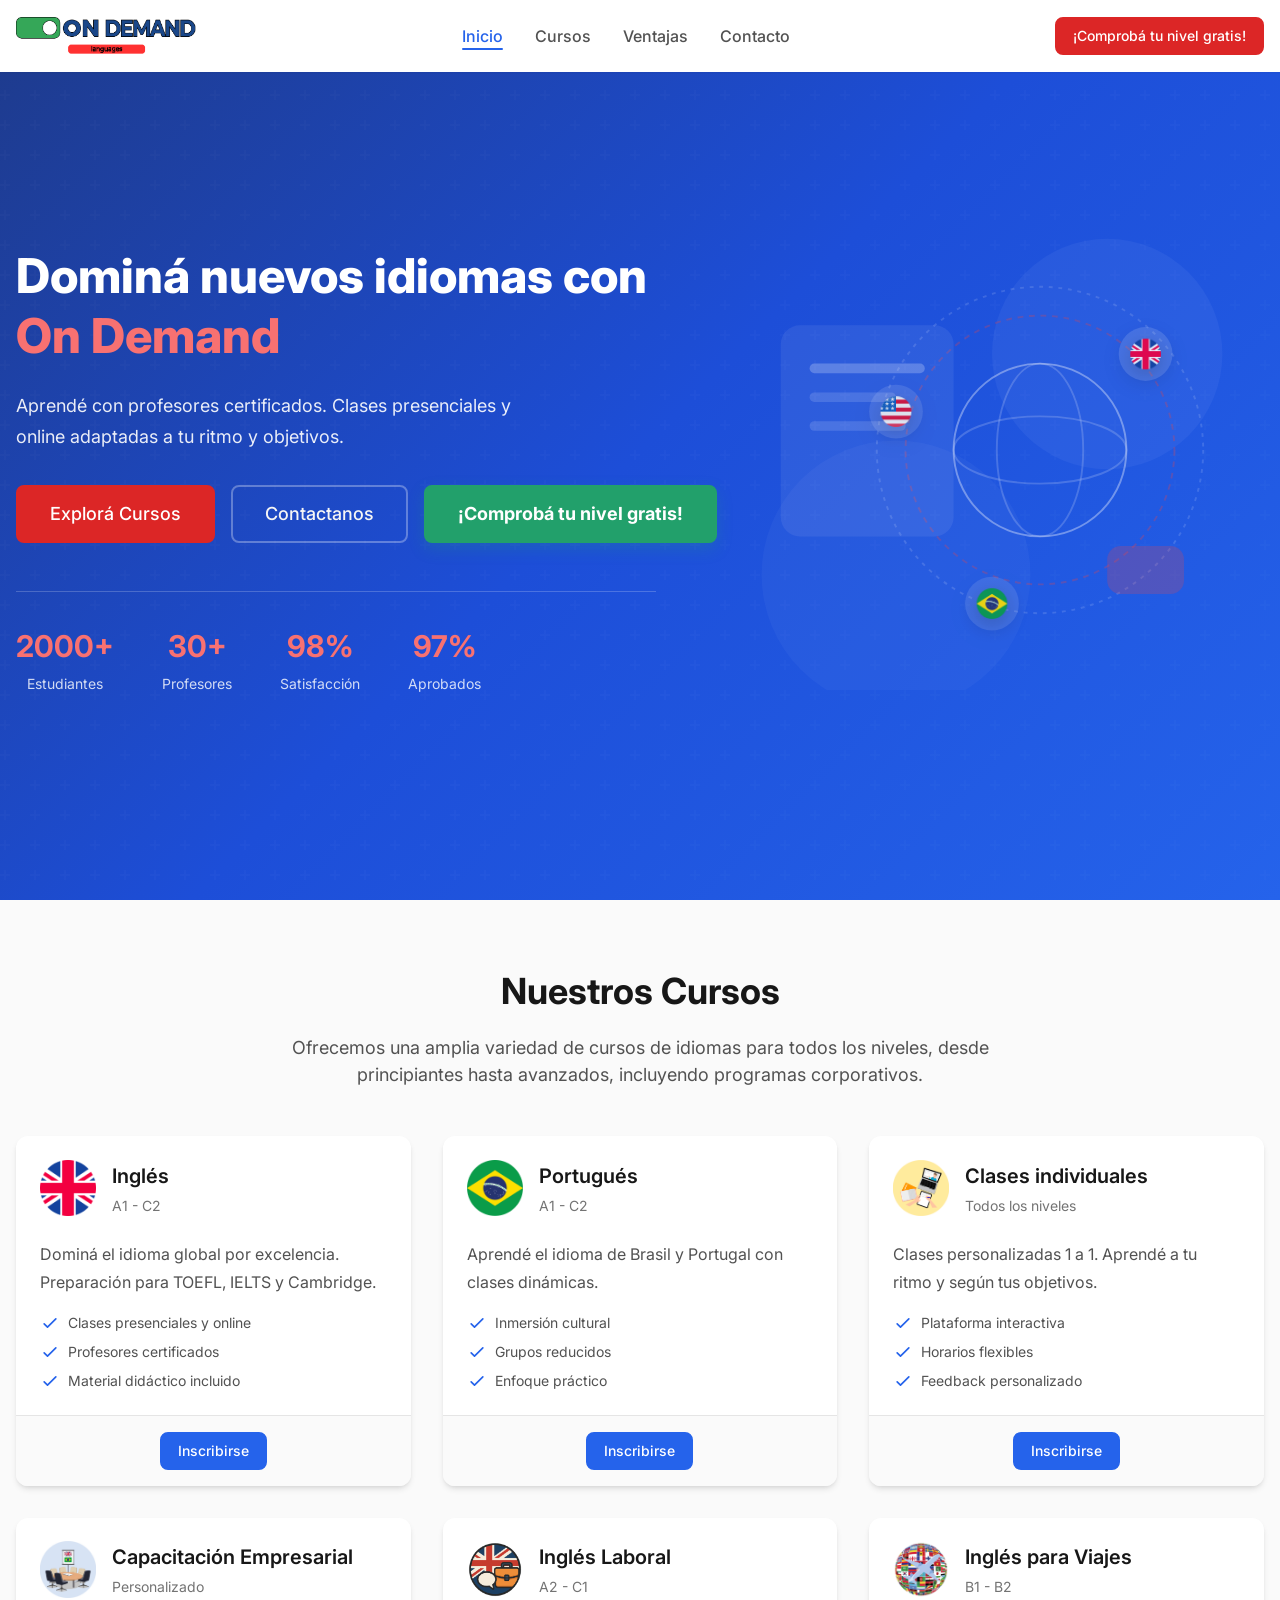
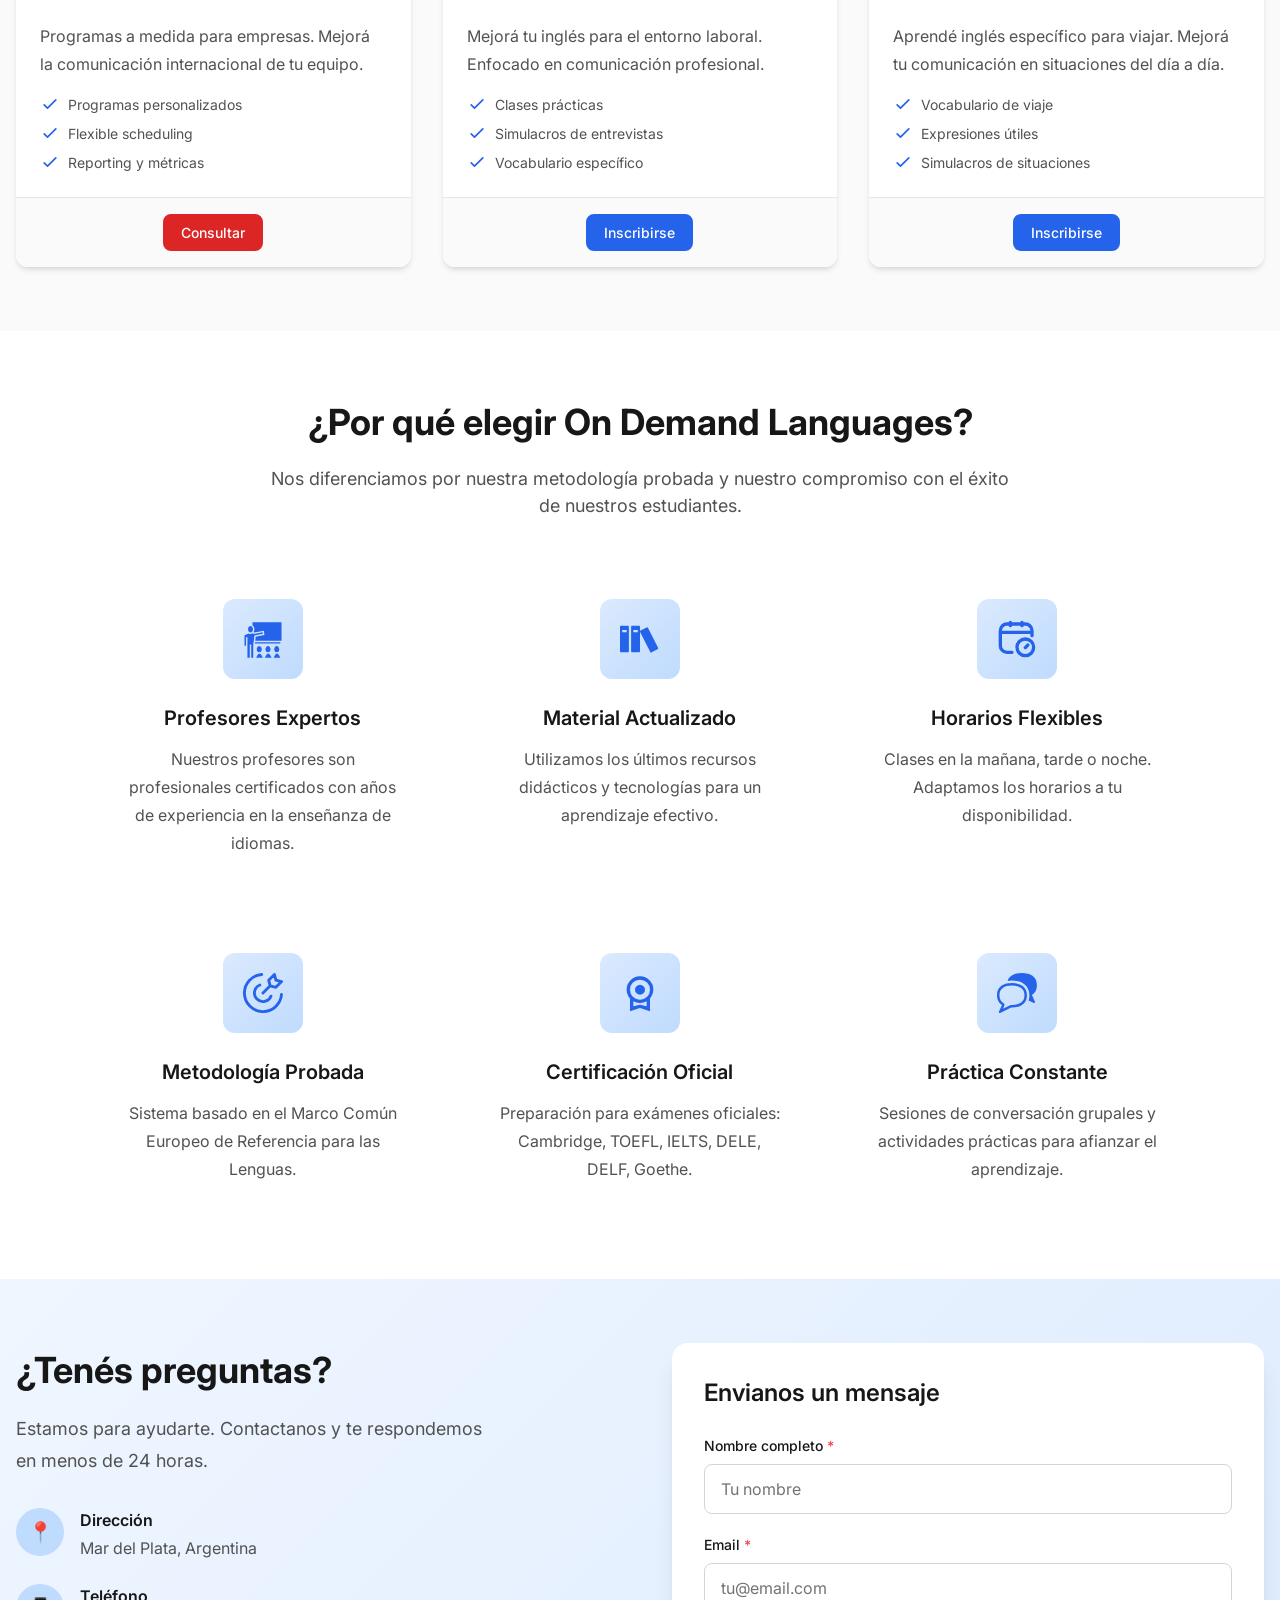
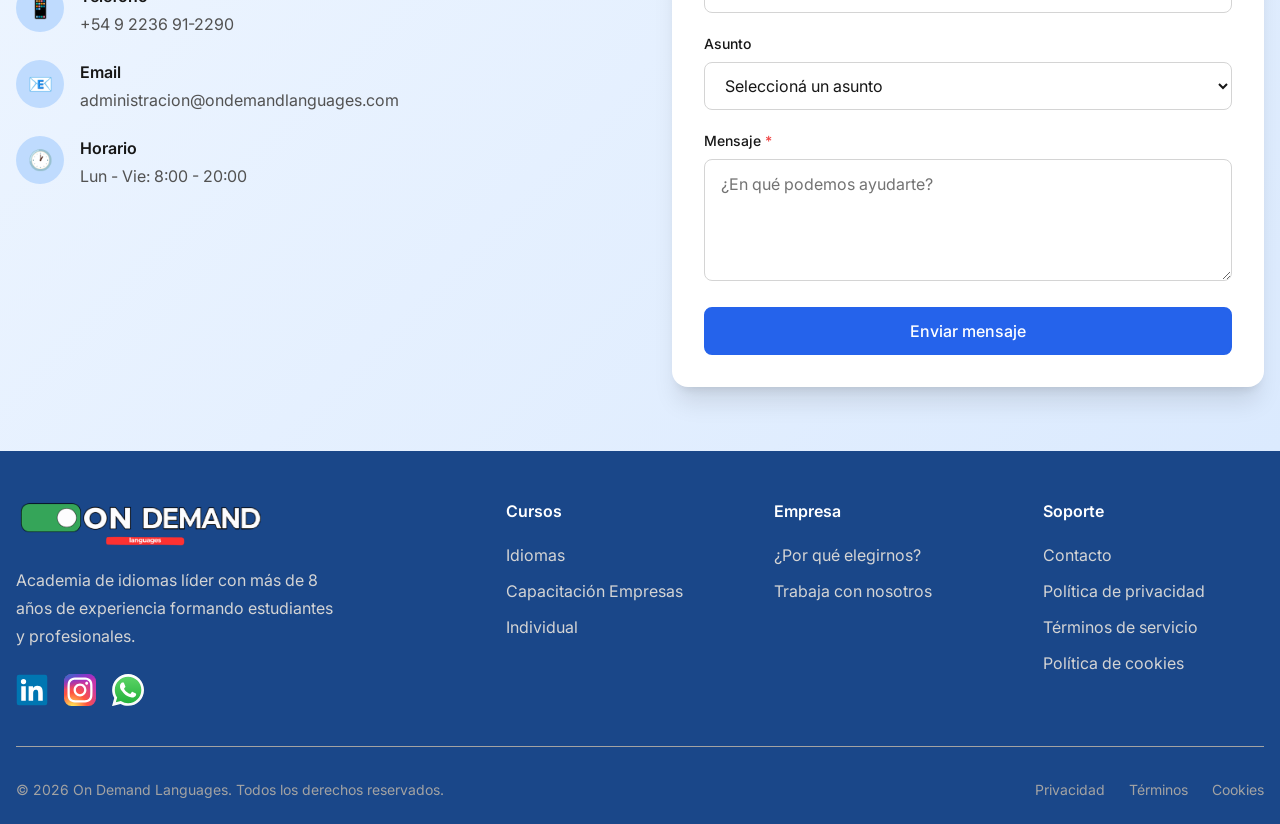
<file: index.html>
<!DOCTYPE html>
<html lang="es">

<head>
  <meta charset="UTF-8">
  <meta name="viewport" content="width=device-width, initial-scale=1.0">
  <meta name="description"
    content="Academia de Idiomas - Aprendé inglés y portugués con los mejores profesores. Cursos para todos los niveles y capacitación empresarial.">
  <title>Academia de Idiomas | Aprendé con los mejores</title>

  <!-- Google Fonts -->
  <link rel="preconnect" href="https://fonts.googleapis.com">
  <link rel="preconnect" href="https://fonts.gstatic.com" crossorigin>
  <link href="https://fonts.googleapis.com/css2?family=Inter:wght@300;400;500;600;700;800&display=swap"
    rel="stylesheet">

  <!-- CSS -->
  <link rel="stylesheet" href="css/variables.css">
  <link rel="stylesheet" href="css/reset.css">
  <link rel="stylesheet" href="css/layout.css">
  <link rel="stylesheet" href="css/components.css">
  <link rel="stylesheet" href="css/utilities.css">
  <link rel="stylesheet" href="css/pages/landing.css?v=green-test-button">

  <!-- Favicon -->
  <link rel="icon" href="assets/mini-logo.png" type="image/png">
</head>

<body>
  <!-- NAVBAR -->
  <nav class="navbar" id="navbar">
    <div class="container navbar__container">
      <a href="index.html" class="navbar__logo">
        <img src="./assets/logo-blue.png" alt="Logo On Demand Languages">
      </a>

      <ul class="navbar__menu">
        <li><a href="index.html" class="navbar__link navbar__link--active">Inicio</a></li>
        <li><a href="#cursos" class="navbar__link">Cursos</a></li>
        <li><a href="#ventajas" class="navbar__link">Ventajas</a></li>
        <li><a href="#contacto" class="navbar__link">Contacto</a></li>
      </ul>

      <a href="pages/test.html" class="btn btn--accent btn--sm navbar__test-link">¡Comprobá tu nivel gratis!</a>

      <button class="navbar__toggle" id="navbarToggle" aria-label="Menú">
        <span class="navbar__toggle-bar"></span>
        <span class="navbar__toggle-bar"></span>
        <span class="navbar__toggle-bar"></span>
      </button>
    </div>

    <!-- Mobile Menu -->
    <div class="navbar__mobile-menu" id="mobileMenu">
      <a href="index.html" class="navbar__link navbar__link--active">Inicio</a>
      <a href="#cursos" class="navbar__link">Cursos</a>
      <a href="#ventajas" class="navbar__link">Ventajas</a>
      <a href="#contacto" class="navbar__link">Contacto</a>
      <a href="pages/test.html" class="btn btn--accent btn--sm">¡Comprobá tu nivel gratis!</a>
    </div>
  </nav>

  <!-- HERO SECTION -->
  <section class="hero">
    <div class="container hero__container">
      <div class="hero__content">

        <h1 class="hero__title">
          Dominá nuevos idiomas con <span class="hero__title-accent">On Demand</span>
        </h1>

        <p class="hero__description">
          Aprendé con profesores certificados.
          Clases presenciales y online adaptadas a tu ritmo y objetivos.
        </p>

        <div class="hero__actions">
          <a href="#cursos" class="btn btn--accent btn--lg">Explorá Cursos</a>
          <a href="#contacto" class="btn btn--outline-light btn--lg">Contactanos</a>
          <a href="pages/test.html" class="btn btn--accent btn--lg hero__test-link">¡Comprobá tu nivel gratis!</a>
        </div>

        <div class="hero__stats">
          <div class="hero__stat">
            <div class="hero__stat-value">2000+</div>
            <div class="hero__stat-label">Estudiantes</div>
          </div>
          <div class="hero__stat">
            <div class="hero__stat-value">30+</div>
            <div class="hero__stat-label">Profesores</div>
          </div>
          <div class="hero__stat">
            <div class="hero__stat-value">98%</div>
            <div class="hero__stat-label">Satisfacción</div>
          </div>
          <div class="hero__stat">
            <div class="hero__stat-value">97%</div>
            <div class="hero__stat-label">Aprobados</div>
          </div>
        </div>
      </div>
    </div>

    <!-- Illustration hero -->
    <svg class="hero__image" viewBox="0 0 600 500" fill="none" xmlns="http://www.w3.org/2000/svg" aria-hidden="true">

      <!-- background glow -->
      <circle cx="420" cy="150" r="120" fill="rgba(255,255,255,0.05)" />
      <circle cx="200" cy="380" r="140" fill="rgba(255,255,255,0.04)" />

      <!-- globe -->
      <circle cx="350" cy="250" r="90" stroke="rgba(255,255,255,0.4)" stroke-width="2" />
      <ellipse cx="350" cy="250" rx="90" ry="35" stroke="rgba(255,255,255,0.2)" stroke-width="2" />
      <ellipse cx="350" cy="250" rx="45" ry="90" stroke="rgba(255,255,255,0.2)" stroke-width="2" />

      <!-- orbit lines -->
      <circle cx="350" cy="250" r="140" stroke="rgba(239,68,68,0.3)" stroke-width="2" stroke-dasharray="6 6" />
      <circle cx="350" cy="250" r="170" stroke="rgba(255,255,255,0.15)" stroke-width="2" stroke-dasharray="4 6" />

      <!-- 🇬🇧 UK circular badge -->
      <g transform="translate(460,150)" style="filter: drop-shadow(0px 6px 10px rgba(0,0,0,0.25));">
        <circle cx="0" cy="0" r="28" fill="rgba(255,255,255,0.15)" />
        <image x="-24" y="-16" width="48" height="32" href="assets/flags/GB.png" />
      </g>

      <!-- 🇺🇸 US circular badge -->
      <g transform="translate(200,210)" style="filter: drop-shadow(0px 6px 10px rgba(0,0,0,0.25));">
        <circle cx="0" cy="0" r="28" fill="rgba(255,255,255,0.12)" />
        <image x="-24" y="-16" width="48" height="32" href="assets/flags/US.png" />
      </g>

      <!-- 🇧🇷 Brazil circular badge -->
      <g transform="translate(300,410)" style="filter: drop-shadow(0px 6px 10px rgba(0,0,0,0.25));">
        <circle cx="0" cy="0" r="28" fill="rgba(255,255,255,0.12)" />
        <image x="-24" y="-16" width="48" height="32" href="assets/flags/BR.png" />
      </g>

      <!-- learning card -->
      <rect x="80" y="120" width="180" height="220" rx="20" fill="rgba(255,255,255,0.08)" />
      <rect x="110" y="160" width="120" height="10" rx="5" fill="rgba(255,255,255,0.25)" />
      <rect x="110" y="190" width="90" height="10" rx="5" fill="rgba(255,255,255,0.15)" />
      <rect x="110" y="220" width="100" height="10" rx="5" fill="rgba(255,255,255,0.15)" />

      <!-- chat bubble -->
      <rect x="420" y="350" width="80" height="50" rx="14" fill="rgba(239,68,68,0.25)" />

    </svg>
  </section>

  <!-- COURSES SECTION -->
  <section class="section section--secondary courses" id="cursos">
    <div class="container">
      <div class="courses__header">
        <h2 class="courses__title">Nuestros Cursos</h2>
        <p class="courses__description">
          Ofrecemos una amplia variedad de cursos de idiomas para todos los niveles,
          desde principiantes hasta avanzados, incluyendo programas corporativos.
        </p>
      </div>

      <div class="courses__grid">
        <!-- English Course -->
        <article class="course-card">
          <div class="course-card__header">
            <div class="course-card__icon"><img src="./assets/flags/GB.png" alt="Bandera del Reino Unido"></div>
            <div>
              <h3 class="course-card__title">Inglés</h3>
              <p class="course-card__level">A1 - C2</p>
            </div>
          </div>
          <div class="course-card__content">
            <p class="course-card__description">
              Dominá el idioma global por excelencia. Preparación para TOEFL, IELTS y Cambridge.
            </p>
            <ul class="course-card__features">
              <li class="course-card__feature">
                <svg class="course-card__feature-icon" fill="none" stroke="currentColor" viewBox="0 0 24 24">
                  <path stroke-linecap="round" stroke-linejoin="round" stroke-width="2" d="M5 13l4 4L19 7"></path>
                </svg>
                Clases presenciales y online
              </li>
              <li class="course-card__feature">
                <svg class="course-card__feature-icon" fill="none" stroke="currentColor" viewBox="0 0 24 24">
                  <path stroke-linecap="round" stroke-linejoin="round" stroke-width="2" d="M5 13l4 4L19 7"></path>
                </svg>
                Profesores certificados
              </li>
              <li class="course-card__feature">
                <svg class="course-card__feature-icon" fill="none" stroke="currentColor" viewBox="0 0 24 24">
                  <path stroke-linecap="round" stroke-linejoin="round" stroke-width="2" d="M5 13l4 4L19 7"></path>
                </svg>
                Material didáctico incluido
              </li>
            </ul>
          </div>
          <div class="course-card__footer">
            <a href="#contacto" class="btn btn--primary btn--sm">Inscribirse</a>
          </div>
        </article>

        <!-- Portuguese Course -->
        <article class="course-card">
          <div class="course-card__header">
            <div class="course-card__icon"><img src="./assets/flags/BR.png" alt="Bandera de Brasil"></div>
            <div>
              <h3 class="course-card__title">Portugués</h3>
              <p class="course-card__level">A1 - C2</p>
            </div>
          </div>
          <div class="course-card__content">
            <p class="course-card__description">
              Aprendé el idioma de Brasil y Portugal con clases dinámicas.
            </p>
            <ul class="course-card__features">
              <li class="course-card__feature">
                <svg class="course-card__feature-icon" fill="none" stroke="currentColor" viewBox="0 0 24 24">
                  <path stroke-linecap="round" stroke-linejoin="round" stroke-width="2" d="M5 13l4 4L19 7"></path>
                </svg>
                Inmersión cultural
              </li>
              <li class="course-card__feature">
                <svg class="course-card__feature-icon" fill="none" stroke="currentColor" viewBox="0 0 24 24">
                  <path stroke-linecap="round" stroke-linejoin="round" stroke-width="2" d="M5 13l4 4L19 7"></path>
                </svg>
                Grupos reducidos
              </li>
              <li class="course-card__feature">
                <svg class="course-card__feature-icon" fill="none" stroke="currentColor" viewBox="0 0 24 24">
                  <path stroke-linecap="round" stroke-linejoin="round" stroke-width="2" d="M5 13l4 4L19 7"></path>
                </svg>
                Enfoque práctico
              </li>
            </ul>
          </div>
          <div class="course-card__footer">
            <a href="#contacto" class="btn btn--primary btn--sm">Inscribirse</a>
          </div>
        </article>


        <!-- Clases individuales -->
        <article class="course-card">
          <div class="course-card__header">
            <div class="course-card__icon"><img src="./assets/ingles-individual.png" alt="Clases Individuales"></div>
            <div>
              <h3 class="course-card__title">Clases individuales</h3>
              <p class="course-card__level">Todos los niveles</p>
            </div>
          </div>
          <div class="course-card__content">
            <p class="course-card__description">
              Clases personalizadas 1 a 1. Aprendé a tu ritmo y según tus objetivos.
            </p>
            <ul class="course-card__features">
              <li class="course-card__feature">
                <svg class="course-card__feature-icon" fill="none" stroke="currentColor" viewBox="0 0 24 24">
                  <path stroke-linecap="round" stroke-linejoin="round" stroke-width="2" d="M5 13l4 4L19 7"></path>
                </svg>
                Plataforma interactiva
              </li>
              <li class="course-card__feature">
                <svg class="course-card__feature-icon" fill="none" stroke="currentColor" viewBox="0 0 24 24">
                  <path stroke-linecap="round" stroke-linejoin="round" stroke-width="2" d="M5 13l4 4L19 7"></path>
                </svg>
                Horarios flexibles
              </li>
              <li class="course-card__feature">
                <svg class="course-card__feature-icon" fill="none" stroke="currentColor" viewBox="0 0 24 24">
                  <path stroke-linecap="round" stroke-linejoin="round" stroke-width="2" d="M5 13l4 4L19 7"></path>
                </svg>
                Feedback personalizado
              </li>
            </ul>
          </div>
          <div class="course-card__footer">
            <a href="#contacto" class="btn btn--primary btn--sm">Inscribirse</a>
          </div>
        </article>

        <!-- Corporate Training -->
        <article class="course-card">
          <div class="course-card__header">
            <div class="course-card__icon"><img src="./assets/ingles-empresa.png" alt="Inglés Empresarial"></div>
            <div>
              <h3 class="course-card__title">Capacitación Empresarial</h3>
              <p class="course-card__level">Personalizado</p>
            </div>
          </div>
          <div class="course-card__content">
            <p class="course-card__description">
              Programas a medida para empresas. Mejorá la comunicación internacional de tu equipo.
            </p>
            <ul class="course-card__features">
              <li class="course-card__feature">
                <svg class="course-card__feature-icon" fill="none" stroke="currentColor" viewBox="0 0 24 24">
                  <path stroke-linecap="round" stroke-linejoin="round" stroke-width="2" d="M5 13l4 4L19 7"></path>
                </svg>
                Programas personalizados
              </li>
              <li class="course-card__feature">
                <svg class="course-card__feature-icon" fill="none" stroke="currentColor" viewBox="0 0 24 24">
                  <path stroke-linecap="round" stroke-linejoin="round" stroke-width="2" d="M5 13l4 4L19 7"></path>
                </svg>
                Flexible scheduling
              </li>
              <li class="course-card__feature">
                <svg class="course-card__feature-icon" fill="none" stroke="currentColor" viewBox="0 0 24 24">
                  <path stroke-linecap="round" stroke-linejoin="round" stroke-width="2" d="M5 13l4 4L19 7"></path>
                </svg>
                Reporting y métricas
              </li>
            </ul>
          </div>
          <div class="course-card__footer">
            <a href="#contacto" class="btn btn--accent btn--sm">Consultar</a>
          </div>
        </article>

        <!-- Inglés laboral -->
        <article class="course-card">
          <div class="course-card__header">
            <div class="course-card__icon"><img src="./assets/ingles-laboral.png" alt="Inglés Laboral"></div>
            <div>
              <h3 class="course-card__title">Inglés Laboral</h3>
              <p class="course-card__level">A2 - C1</p>
            </div>
          </div>
          <div class="course-card__content">
            <p class="course-card__description">
              Mejorá tu inglés para el entorno laboral. Enfocado en comunicación profesional.
            </p>
            <ul class="course-card__features">
              <li class="course-card__feature">
                <svg class="course-card__feature-icon" fill="none" stroke="currentColor" viewBox="0 0 24 24">
                  <path stroke-linecap="round" stroke-linejoin="round" stroke-width="2" d="M5 13l4 4L19 7"></path>
                </svg>
                Clases prácticas
              </li>
              <li class="course-card__feature">
                <svg class="course-card__feature-icon" fill="none" stroke="currentColor" viewBox="0 0 24 24">
                  <path stroke-linecap="round" stroke-linejoin="round" stroke-width="2" d="M5 13l4 4L19 7"></path>
                </svg>
                Simulacros de entrevistas
              </li>
              <li class="course-card__feature">
                <svg class="course-card__feature-icon" fill="none" stroke="currentColor" viewBox="0 0 24 24">
                  <path stroke-linecap="round" stroke-linejoin="round" stroke-width="2" d="M5 13l4 4L19 7"></path>
                </svg>
                Vocabulario específico
              </li>
            </ul>
          </div>
          <div class="course-card__footer">
            <a href="#contacto" class="btn btn--primary btn--sm">Inscribirse</a>
          </div>
        </article>

        <!-- Inglés para viajes -->
        <article class="course-card">
          <div class="course-card__header">
            <div class="course-card__icon"><img src="./assets/ingles-viaje.png" alt="Inglés para Viajes"></div>
            <div>
              <h3 class="course-card__title">Inglés para Viajes</h3>
              <p class="course-card__level">B1 - B2</p>
            </div>
          </div>
          <div class="course-card__content">
            <p class="course-card__description">
              Aprendé inglés específico para viajar. Mejorá tu comunicación en situaciones del día a día.
            </p>
            <ul class="course-card__features">
              <li class="course-card__feature">
                <svg class="course-card__feature-icon" fill="none" stroke="currentColor" viewBox="0 0 24 24">
                  <path stroke-linecap="round" stroke-linejoin="round" stroke-width="2" d="M5 13l4 4L19 7"></path>
                </svg>
                Vocabulario de viaje
              </li>
              <li class="course-card__feature">
                <svg class="course-card__feature-icon" fill="none" stroke="currentColor" viewBox="0 0 24 24">
                  <path stroke-linecap="round" stroke-linejoin="round" stroke-width="2" d="M5 13l4 4L19 7"></path>
                </svg>
                Expresiones útiles
              </li>
              <li class="course-card__feature">
                <svg class="course-card__feature-icon" fill="none" stroke="currentColor" viewBox="0 0 24 24">
                  <path stroke-linecap="round" stroke-linejoin="round" stroke-width="2" d="M5 13l4 4L19 7"></path>
                </svg>
                Simulacros de situaciones
              </li>
            </ul>
          </div>
          <div class="course-card__footer">
            <a href="#contacto" class="btn btn--primary btn--sm">Inscribirse</a>
          </div>
        </article>
      </div>
    </div>
  </section>


  <!-- ADVANTAGES SECTION -->
  <section class="section advantages" id="ventajas">
    <div class="container">
      <div class="advantages__header">
        <h2 class="advantages__title">¿Por qué elegir On Demand Languages?</h2>
        <p class="advantages__description">
          Nos diferenciamos por nuestra metodología probada y nuestro compromiso con el éxito de nuestros estudiantes.
        </p>
      </div>

      <div class="advantages__grid">
        <article class="advantage-card">
          <div class="advantage-card__icon"><svg xmlns="http://www.w3.org/2000/svg" width="40" height="40"
              viewBox="0 0 512 512">
              <path fill="#2563eb"
                d="M120.998 40.998v37.943C136.22 89.471 146 109.278 146 131.001c0 13.71-3.901 26.65-10.598 36.985c3.465 1.35 7.106 2.85 10.15 4.172l122.352-22.783l5.918 54.842l-111.748 23.219c-.862 16.261-2.45 32.262-5.289 51.566h336.217V40.998zM96 88.998c-16.595 0-32.002 17.747-32.002 42.004S79.405 173.004 96 173.004s32.002-17.745 32.002-42.002S112.595 88.998 96 88.998m156.096 81.629l-108.592 20.22c-14.24-5.602-4.956-3.035-21.469-8.517c-7.476 5.469-16.33 8.672-26.035 8.672c-8.6 0-16.53-2.523-23.428-6.9c-8.59 3.564-17.655 8.09-25.736 12.654c-12.992 7.338-23.722 13.211-27.838 16.033v130.213h20.004V232h17.996v263.002h30.004V326h17.996v169.002h26.004v-171.84l.154-.824c9.514-50.64 12.588-77.384 13.461-109.656l109.56-22.766zm-98.153 126.375c-.952 5.682-1.991 11.64-3.146 17.996H478v-17.996zM208 344.998c-16.595 0-32.002 17.747-32.002 42.004c0 18.198 8.67 32.73 20.01 38.855c3.599-1.662 7.482-2.706 11.68-2.851c4.633-.16 8.98.767 13.052 2.42c10.968-6.352 19.262-20.63 19.262-38.424c0-24.257-15.407-42.004-32.002-42.004m112 0c-16.595 0-32.002 17.747-32.002 42.004c0 18.198 8.67 32.73 20.01 38.855c3.599-1.662 7.482-2.706 11.68-2.851c4.633-.16 8.98.767 13.052 2.42c10.968-6.352 19.262-20.63 19.262-38.424c0-24.257-15.407-42.004-32.002-42.004m112 0c-16.595 0-32.002 17.747-32.002 42.004c0 18.198 8.67 32.73 20.01 38.855c3.599-1.662 7.482-2.706 11.68-2.851c4.633-.16 8.98.767 13.052 2.42c10.968-6.352 19.262-20.63 19.262-38.424c0-24.257-15.407-42.004-32.002-42.004m-223.688 95.996c-3.844.133-8.907 2.93-14.3 8.785s-10.696 14.25-15.125 22.76c-4.226 8.12-7.609 16.16-10.06 22.463h85.339c-3.04-6.436-7.138-14.549-12.133-22.711c-5.298-8.658-11.511-17.138-17.668-22.957s-11.8-8.487-16.053-8.34m112 0c-3.844.133-8.907 2.93-14.3 8.785s-10.696 14.25-15.125 22.76c-4.226 8.12-7.609 16.16-10.06 22.463h85.339c-3.04-6.436-7.138-14.549-12.133-22.711c-5.298-8.658-11.511-17.138-17.668-22.957s-11.8-8.487-16.052-8.34zm112 0c-3.844.133-8.907 2.93-14.3 8.785s-10.696 14.25-15.125 22.76c-4.226 8.12-7.609 16.16-10.06 22.463h85.339c-3.04-6.436-7.138-14.549-12.133-22.711c-5.298-8.658-11.511-17.138-17.668-22.957s-11.8-8.487-16.052-8.34z" />
            </svg></div>
          <h3 class="advantage-card__title">Profesores Expertos</h3>
          <p class="advantage-card__description">
            Nuestros profesores son profesionales certificados con años de experiencia en la enseñanza de idiomas.
          </p>
        </article>

        <article class="advantage-card">
          <div class="advantage-card__icon"><svg xmlns="http://www.w3.org/2000/svg" width="40" height="40"
              viewBox="0 0 18 16">
              <path fill="#2563eb"
                d="M3.5 2h-3c-.275 0-.5.225-.5.5v11c0 .275.225.5.5.5h3c.275 0 .5-.225.5-.5v-11c0-.275-.225-.5-.5-.5M3 5H1V4h2zm5.5-3h-3c-.275 0-.5.225-.5.5v11c0 .275.225.5.5.5h3c.275 0 .5-.225.5-.5v-11c0-.275-.225-.5-.5-.5M8 5H6V4h2z" />
              <path fill="#2563eb"
                d="m11.954 2.773l-2.679 1.35a.5.5 0 0 0-.222.671l4.5 8.93a.5.5 0 0 0 .671.222l2.679-1.35a.5.5 0 0 0 .222-.671l-4.5-8.93a.5.5 0 0 0-.671-.222" />
              <path fill="#2563eb" d="M14.5 13.5a.5.5 0 1 1-1 0a.5.5 0 0 1 1 0" />
            </svg></div>
          <h3 class="advantage-card__title">Material Actualizado</h3>
          <p class="advantage-card__description">
            Utilizamos los últimos recursos didácticos y tecnologías para un aprendizaje efectivo.
          </p>
        </article>

        <article class="advantage-card">
          <div class="advantage-card__icon"><svg xmlns="http://www.w3.org/2000/svg" width="40" height="40"
              viewBox="0 0 24 24">
              <g fill="none" stroke="#2563eb" stroke-linecap="round" stroke-linejoin="round" stroke-width="2">
                <path
                  d="M9 20H6a4 4 0 0 1-4-4V7a4 4 0 0 1 4-4h11a4 4 0 0 1 4 4v3M8 2v2m7-2v2M2 8h19m-2.5 7.643l-1.5 1.5" />
                <circle cx="17" cy="17" r="5" />
              </g>
            </svg></div>
          <h3 class="advantage-card__title">Horarios Flexibles</h3>
          <p class="advantage-card__description">
            Clases en la mañana, tarde o noche. Adaptamos los horarios a tu disponibilidad.
          </p>
        </article>

        <article class="advantage-card">
          <div class="advantage-card__icon"><svg xmlns="http://www.w3.org/2000/svg" width="40" height="40"
              viewBox="0 0 14 14">
              <g fill="none" stroke="#2563eb" stroke-linecap="round" stroke-linejoin="round">
                <path d="M13.48 7.516a6.5 6.5 0 1 1-6.93-7" />
                <path d="M9.79 8.09A3 3 0 1 1 5.9 4.21M7 7l2.5-2.5m2 .5l-2-.5l-.5-2l2-2l.5 2l2 .5z" />
              </g>
            </svg></div>
          <h3 class="advantage-card__title">Metodología Probada</h3>
          <p class="advantage-card__description">
            Sistema basado en el Marco Común Europeo de Referencia para las Lenguas.
          </p>
        </article>

        <article class="advantage-card">
          <div class="advantage-card__icon"><svg xmlns="http://www.w3.org/2000/svg" width="40" height="40"
              viewBox="0 0 24 24">
              <path fill="#2563eb"
                d="M9 10a3.04 3.04 0 0 1 3-3a3.04 3.04 0 0 1 3 3a3.04 3.04 0 0 1-3 3a3.04 3.04 0 0 1-3-3m3 9l4 1v-3.08A7.54 7.54 0 0 1 12 18a7.54 7.54 0 0 1-4-1.08V20m4-16a5.78 5.78 0 0 0-4.24 1.74A5.78 5.78 0 0 0 6 10a5.78 5.78 0 0 0 1.76 4.23A5.78 5.78 0 0 0 12 16a5.78 5.78 0 0 0 4.24-1.77A5.78 5.78 0 0 0 18 10a5.78 5.78 0 0 0-1.76-4.26A5.78 5.78 0 0 0 12 4m8 6a8 8 0 0 1-.57 2.8A7.8 7.8 0 0 1 18 15.28V23l-6-2l-6 2v-7.72A7.9 7.9 0 0 1 4 10a7.68 7.68 0 0 1 2.33-5.64A7.73 7.73 0 0 1 12 2a7.73 7.73 0 0 1 5.67 2.36A7.68 7.68 0 0 1 20 10" />
            </svg></div>
          <h3 class="advantage-card__title">Certificación Oficial</h3>
          <p class="advantage-card__description">
            Preparación para exámenes oficiales: Cambridge, TOEFL, IELTS, DELE, DELF, Goethe.
          </p>
        </article>

        <article class="advantage-card">
          <div class="advantage-card__icon"><svg xmlns="http://www.w3.org/2000/svg" width="40" height="40"
              viewBox="0 0 16 16">
              <path fill="#2563eb" fill-rule="evenodd"
                d="M14.7 12a.376.376 0 0 0 .49-.5l-1.22-2.69c1.23-.773 2-2.04 2-3.91c0-3.48-2.69-4.87-6-4.87C7.28.03 5 .948 4.24 3.16q.844-.13 1.73-.128c1.77 0 3.51.37 4.83 1.32c1.37.987 2.17 2.52 2.17 4.55c0 .76-.113 1.45-.325 2.07l2.05 1.03zM2.9 13.23a1 1 0 0 0-.378-1.26c-.923-.58-1.54-1.52-1.54-3.06c0-1.45.538-2.35 1.34-2.93c.853-.616 2.12-.943 3.66-.943s2.8.327 3.66.943c.804.58 1.34 1.49 1.34 2.93s-.538 2.35-1.34 2.93c-.853.616-2.12.943-3.66.943q-.13 0-.257-.003a1 1 0 0 0-.472.105l-2.85 1.42l.49-1.08zM.84 15.92a.375.375 0 0 0 .416.082l4.45-2.22q.14.004.281.004c3.31 0 6-1.39 6-4.88c0-3.48-2.69-4.87-6-4.87s-6 1.39-6 4.87c0 1.87.774 3.14 2 3.91l-1.22 2.69a.38.38 0 0 0 .073.418z"
                clip-rule="evenodd" />
            </svg></div>
          <h3 class="advantage-card__title">Práctica Constante</h3>
          <p class="advantage-card__description">
            Sesiones de conversación grupales y actividades prácticas para afianzar el aprendizaje.
          </p>
        </article>
      </div>
    </div>
  </section>

  <!-- CONTACT SECTION -->
  <section class="section contact" id="contacto">
    <div class="container contact__container">
      <div class="contact__info">
        <h2 class="contact__title">¿Tenés preguntas?</h2>
        <p class="contact__description">
          Estamos para ayudarte. Contactanos y te respondemos en menos de 24 horas.
        </p>

        <div class="contact__details">
          <div class="contact__detail">
            <div class="contact__detail-icon">📍</div>
            <div class="contact__detail-content">
              <h4>Dirección</h4>
              <p>Mar del Plata, Argentina</p>
            </div>
          </div>

          <div class="contact__detail">
            <div class="contact__detail-icon">📱</div>
            <div class="contact__detail-content">
              <h4>Teléfono</h4>
              <p>+54 9 2236 91-2290</p>
            </div>
          </div>

          <div class="contact__detail">
            <div class="contact__detail-icon">📧</div>
            <div class="contact__detail-content">
              <h4>Email</h4>
              <p>administracion@ondemandlanguages.com</p>
            </div>
          </div>

          <div class="contact__detail">
            <div class="contact__detail-icon">🕐</div>
            <div class="contact__detail-content">
              <h4>Horario</h4>
              <p>Lun - Vie: 8:00 - 20:00</p>
            </div>
          </div>
        </div>
      </div>

      <div class="contact__form-wrapper">
        <h3 class="contact__form-title">Envianos un mensaje</h3>
        <form id="contactForm" class="contact-form" action="https://api.web3forms.com/submit" method="POST">
          <input type="hidden" name="access_key" value="f10d913d-df83-42d7-a25b-b501957186bd">

          <input type="checkbox" name="botcheck" class="hidden" style="display: none;">

          <div class="form-group">
            <label for="contactName" class="form-label form-label--required">Nombre completo</label>
            <input type="text" id="contactName" name="name" class="form-input" placeholder="Tu nombre" required>
          </div>

          <div class="form-group">
            <label for="contactEmail" class="form-label form-label--required">Email</label>
            <input type="email" id="contactEmail" name="email" class="form-input" placeholder="tu@email.com"
              pattern="[a-zA-Z0-9._%+-]+@[a-zA-Z0-9.-]+\.[a-zA-Z]{2,}$" required>
            <input type="hidden" name="_subject" value="Nuevo mensaje de contacto - On Demand Languages">
          </div>

          <div class="form-group">
            <label for="contactSubject" class="form-label">Asunto</label>
            <select id="contactSubject" name="subject_selection" class="form-select">
              <option value="">Seleccioná un asunto</option>
              <option value="Información general">Información general</option>
              <option value="Cursos disponibles">Cursos disponibles</option>
              <option value="Capacitación empresarial">Capacitación empresarial</option>
              <option value="Precios y pagos">Precios y pagos</option>
              <option value="Otro">Otro</option>
            </select>
          </div>

          <div class="form-group">
            <label for="contactMessage" class="form-label form-label--required">Mensaje</label>
            <textarea id="contactMessage" name="message" class="form-textarea" rows="4"
              placeholder="¿En qué podemos ayudarte?" required></textarea>
          </div>

          <button type="submit" class="btn btn--primary btn--full" id="submitBtn">
            Enviar mensaje
          </button>
        </form>
      </div>
    </div>
  </section>

  <!-- FOOTER -->
  <footer class="footer">
    <div class="container">
      <div class="footer__grid">
        <div class="footer__brand">
          <a href="index.html" class="footer__logo">
            <img src="./assets/logo-white.png" alt="On Demand Languages Logo">
          </a>
          <p class="footer__description">
            Academia de idiomas líder con más de 8 años de experiencia formando estudiantes y profesionales.
          </p>
          <div class="footer__social">
            <a href="https://www.linkedin.com/company/ondemandlanguages/?originalSubdomain=es"
              class="footer__social-link" aria-label="Linkedin" target="_blank"><svg xmlns="http://www.w3.org/2000/svg"
                width="40" height="40" viewBox="0 0 128 128">
                <path fill="#0076b2"
                  d="M116 3H12a8.91 8.91 0 0 0-9 8.8v104.42a8.91 8.91 0 0 0 9 8.78h104a8.93 8.93 0 0 0 9-8.81V11.77A8.93 8.93 0 0 0 116 3" />
                <path fill="#fff"
                  d="M21.06 48.73h18.11V107H21.06zm9.06-29a10.5 10.5 0 1 1-10.5 10.49a10.5 10.5 0 0 1 10.5-10.49m20.41 29h17.36v8h.24c2.42-4.58 8.32-9.41 17.13-9.41C103.6 47.28 107 59.35 107 75v32H88.89V78.65c0-6.75-.12-15.44-9.41-15.44s-10.87 7.36-10.87 15V107H50.53z" />
              </svg></a>
            <a href="https://www.instagram.com/ondemand.languages/" class="footer__social-link" aria-label="Instagram"
              target="_blank"><svg xmlns="http://www.w3.org/2000/svg" width="40" height="40" viewBox="0 0 256 256">
                <g fill="none">
                  <rect width="256" height="256" fill="url(#IconifyId19d6df77088eff3f82)" rx="60" />
                  <rect width="256" height="256" fill="url(#IconifyId19d6df77088eff3f83)" rx="60" />
                  <path fill="#fff"
                    d="M128.009 28c-27.158 0-30.567.119-41.233.604c-10.646.488-17.913 2.173-24.271 4.646c-6.578 2.554-12.157 5.971-17.715 11.531c-5.563 5.559-8.98 11.138-11.542 17.713c-2.48 6.36-4.167 13.63-4.646 24.271c-.477 10.667-.602 14.077-.602 41.236s.12 30.557.604 41.223c.49 10.646 2.175 17.913 4.646 24.271c2.556 6.578 5.973 12.157 11.533 17.715c5.557 5.563 11.136 8.988 17.709 11.542c6.363 2.473 13.631 4.158 24.275 4.646c10.667.485 14.073.604 41.23.604c27.161 0 30.559-.119 41.225-.604c10.646-.488 17.921-2.173 24.284-4.646c6.575-2.554 12.146-5.979 17.702-11.542c5.563-5.558 8.979-11.137 11.542-17.712c2.458-6.361 4.146-13.63 4.646-24.272c.479-10.666.604-14.066.604-41.225s-.125-30.567-.604-41.234c-.5-10.646-2.188-17.912-4.646-24.27c-2.563-6.578-5.979-12.157-11.542-17.716c-5.562-5.562-11.125-8.979-17.708-11.53c-6.375-2.474-13.646-4.16-24.292-4.647c-10.667-.485-14.063-.604-41.23-.604zm-8.971 18.021c2.663-.004 5.634 0 8.971 0c26.701 0 29.865.096 40.409.575c9.75.446 15.042 2.075 18.567 3.444c4.667 1.812 7.994 3.979 11.492 7.48c3.5 3.5 5.666 6.833 7.483 11.5c1.369 3.52 3 8.812 3.444 18.562c.479 10.542.583 13.708.583 40.396s-.104 29.855-.583 40.396c-.446 9.75-2.075 15.042-3.444 18.563c-1.812 4.667-3.983 7.99-7.483 11.488c-3.5 3.5-6.823 5.666-11.492 7.479c-3.521 1.375-8.817 3-18.567 3.446c-10.542.479-13.708.583-40.409.583c-26.702 0-29.867-.104-40.408-.583c-9.75-.45-15.042-2.079-18.57-3.448c-4.666-1.813-8-3.979-11.5-7.479s-5.666-6.825-7.483-11.494c-1.369-3.521-3-8.813-3.444-18.563c-.479-10.542-.575-13.708-.575-40.413s.096-29.854.575-40.396c.446-9.75 2.075-15.042 3.444-18.567c1.813-4.667 3.983-8 7.484-11.5s6.833-5.667 11.5-7.483c3.525-1.375 8.819-3 18.569-3.448c9.225-.417 12.8-.542 31.437-.563zm62.351 16.604c-6.625 0-12 5.37-12 11.996c0 6.625 5.375 12 12 12s12-5.375 12-12s-5.375-12-12-12zm-53.38 14.021c-28.36 0-51.354 22.994-51.354 51.355s22.994 51.344 51.354 51.344c28.361 0 51.347-22.983 51.347-51.344c0-28.36-22.988-51.355-51.349-51.355zm0 18.021c18.409 0 33.334 14.923 33.334 33.334c0 18.409-14.925 33.334-33.334 33.334s-33.333-14.925-33.333-33.334c0-18.411 14.923-33.334 33.333-33.334" />
                  <defs>
                    <radialGradient id="IconifyId19d6df77088eff3f82" cx="0" cy="0" r="1"
                      gradientTransform="matrix(0 -253.715 235.975 0 68 275.717)" gradientUnits="userSpaceOnUse">
                      <stop stop-color="#FD5" />
                      <stop offset=".1" stop-color="#FD5" />
                      <stop offset=".5" stop-color="#FF543E" />
                      <stop offset="1" stop-color="#C837AB" />
                    </radialGradient>
                    <radialGradient id="IconifyId19d6df77088eff3f83" cx="0" cy="0" r="1"
                      gradientTransform="matrix(22.25952 111.2061 -458.39518 91.75449 -42.881 18.441)"
                      gradientUnits="userSpaceOnUse">
                      <stop stop-color="#3771C8" />
                      <stop offset=".128" stop-color="#3771C8" />
                      <stop offset="1" stop-color="#60F" stop-opacity="0" />
                    </radialGradient>
                  </defs>
                </g>
              </svg></a>
            <a href="https://wa.me/542236912290" class="footer__social-link" aria-label="WhatsApp" target="_blank"><svg
                xmlns="http://www.w3.org/2000/svg" width="40" height="40.3125" viewBox="0 0 256 258">
                <defs>
                  <linearGradient id="IconifyId19d76ed51d43c3aa52" x1="50%" x2="50%" y1="100%" y2="0%">
                    <stop offset="0%" stop-color="#1FAF38" />
                    <stop offset="100%" stop-color="#60D669" />
                  </linearGradient>
                  <linearGradient id="IconifyId19d76ed51d43c3aa53" x1="50%" x2="50%" y1="100%" y2="0%">
                    <stop offset="0%" stop-color="#F9F9F9" />
                    <stop offset="100%" stop-color="#FFF" />
                  </linearGradient>
                </defs>
                <path fill="url(#IconifyId19d76ed51d43c3aa52)"
                  d="M5.463 127.456c-.006 21.677 5.658 42.843 16.428 61.499L4.433 252.697l65.232-17.104a123 123 0 0 0 58.8 14.97h.054c67.815 0 123.018-55.183 123.047-123.01c.013-32.867-12.775-63.773-36.009-87.025c-23.23-23.25-54.125-36.061-87.043-36.076c-67.823 0-123.022 55.18-123.05 123.004" />
                <path fill="url(#IconifyId19d76ed51d43c3aa53)"
                  d="M1.07 127.416c-.007 22.457 5.86 44.38 17.014 63.704L0 257.147l67.571-17.717c18.618 10.151 39.58 15.503 60.91 15.511h.055c70.248 0 127.434-57.168 127.464-127.423c.012-34.048-13.236-66.065-37.3-90.15C194.633 13.286 162.633.014 128.536 0C58.276 0 1.099 57.16 1.071 127.416m40.24 60.376l-2.523-4.005c-10.606-16.864-16.204-36.352-16.196-56.363C22.614 69.029 70.138 21.52 128.576 21.52c28.3.012 54.896 11.044 74.9 31.06c20.003 20.018 31.01 46.628 31.003 74.93c-.026 58.395-47.551 105.91-105.943 105.91h-.042c-19.013-.01-37.66-5.116-53.922-14.765l-3.87-2.295l-40.098 10.513z" />
                <path fill="#FFF"
                  d="M96.678 74.148c-2.386-5.303-4.897-5.41-7.166-5.503c-1.858-.08-3.982-.074-6.104-.074c-2.124 0-5.575.799-8.492 3.984c-2.92 3.188-11.148 10.892-11.148 26.561s11.413 30.813 13.004 32.94c1.593 2.123 22.033 35.307 54.405 48.073c26.904 10.609 32.379 8.499 38.218 7.967c5.84-.53 18.844-7.702 21.497-15.139c2.655-7.436 2.655-13.81 1.859-15.142c-.796-1.327-2.92-2.124-6.105-3.716s-18.844-9.298-21.763-10.361c-2.92-1.062-5.043-1.592-7.167 1.597c-2.124 3.184-8.223 10.356-10.082 12.48c-1.857 2.129-3.716 2.394-6.9.801c-3.187-1.598-13.444-4.957-25.613-15.806c-9.468-8.442-15.86-18.867-17.718-22.056c-1.858-3.184-.199-4.91 1.398-6.497c1.431-1.427 3.186-3.719 4.78-5.578c1.588-1.86 2.118-3.187 3.18-5.311c1.063-2.126.531-3.986-.264-5.579c-.798-1.593-6.987-17.343-9.819-23.64" />
              </svg></a>
          </div>
        </div>

        <div class="footer__column">
          <h4 class="footer__column-title">Cursos</h4>
          <ul class="footer__links">
            <li><a href="#cursos" class="footer__link">Idiomas</a></li>
            <li><a href="#cursos" class="footer__link">Capacitación Empresas</a></li>
            <li><a href="#cursos" class="footer__link">Individual</a></li>
          </ul>
        </div>

        <div class="footer__column">
          <h4 class="footer__column-title">Empresa</h4>
          <ul class="footer__links">
            <li><a href="#ventajas" class="footer__link">¿Por qué elegirnos?</a></li>
            <li><a href="#contacto" class="footer__link">Trabaja con nosotros</a></li>
          </ul>
        </div>

        <div class="footer__column">
          <h4 class="footer__column-title">Soporte</h4>
          <ul class="footer__links">
            <li><a href="#contacto" class="footer__link">Contacto</a></li>
            <li><a href="pages/privacidad.html" class="footer__link">Política de privacidad</a></li>
            <li><a href="pages/terminos.html" class="footer__link">Términos de servicio</a></li>
            <li><a href="pages/cookies.html" class="footer__link">Política de cookies</a></li>
          </ul>
        </div>
      </div>

      <div class="footer__bottom">
        <p class="footer__copyright">
          © 2026 On Demand Languages. Todos los derechos reservados.
        </p>
        <div class="footer__legal">
          <a href="pages/privacidad.html" class="footer__legal-link">Privacidad</a>
          <a href="pages/terminos.html" class="footer__legal-link">Términos</a>
          <a href="pages/cookies.html" class="footer__legal-link">Cookies</a>
        </div>
      </div>
    </div>
  </footer>

  <!-- JavaScript -->
  <script src="js/main.js" type="module"></script>
</body>

</html>
</file>
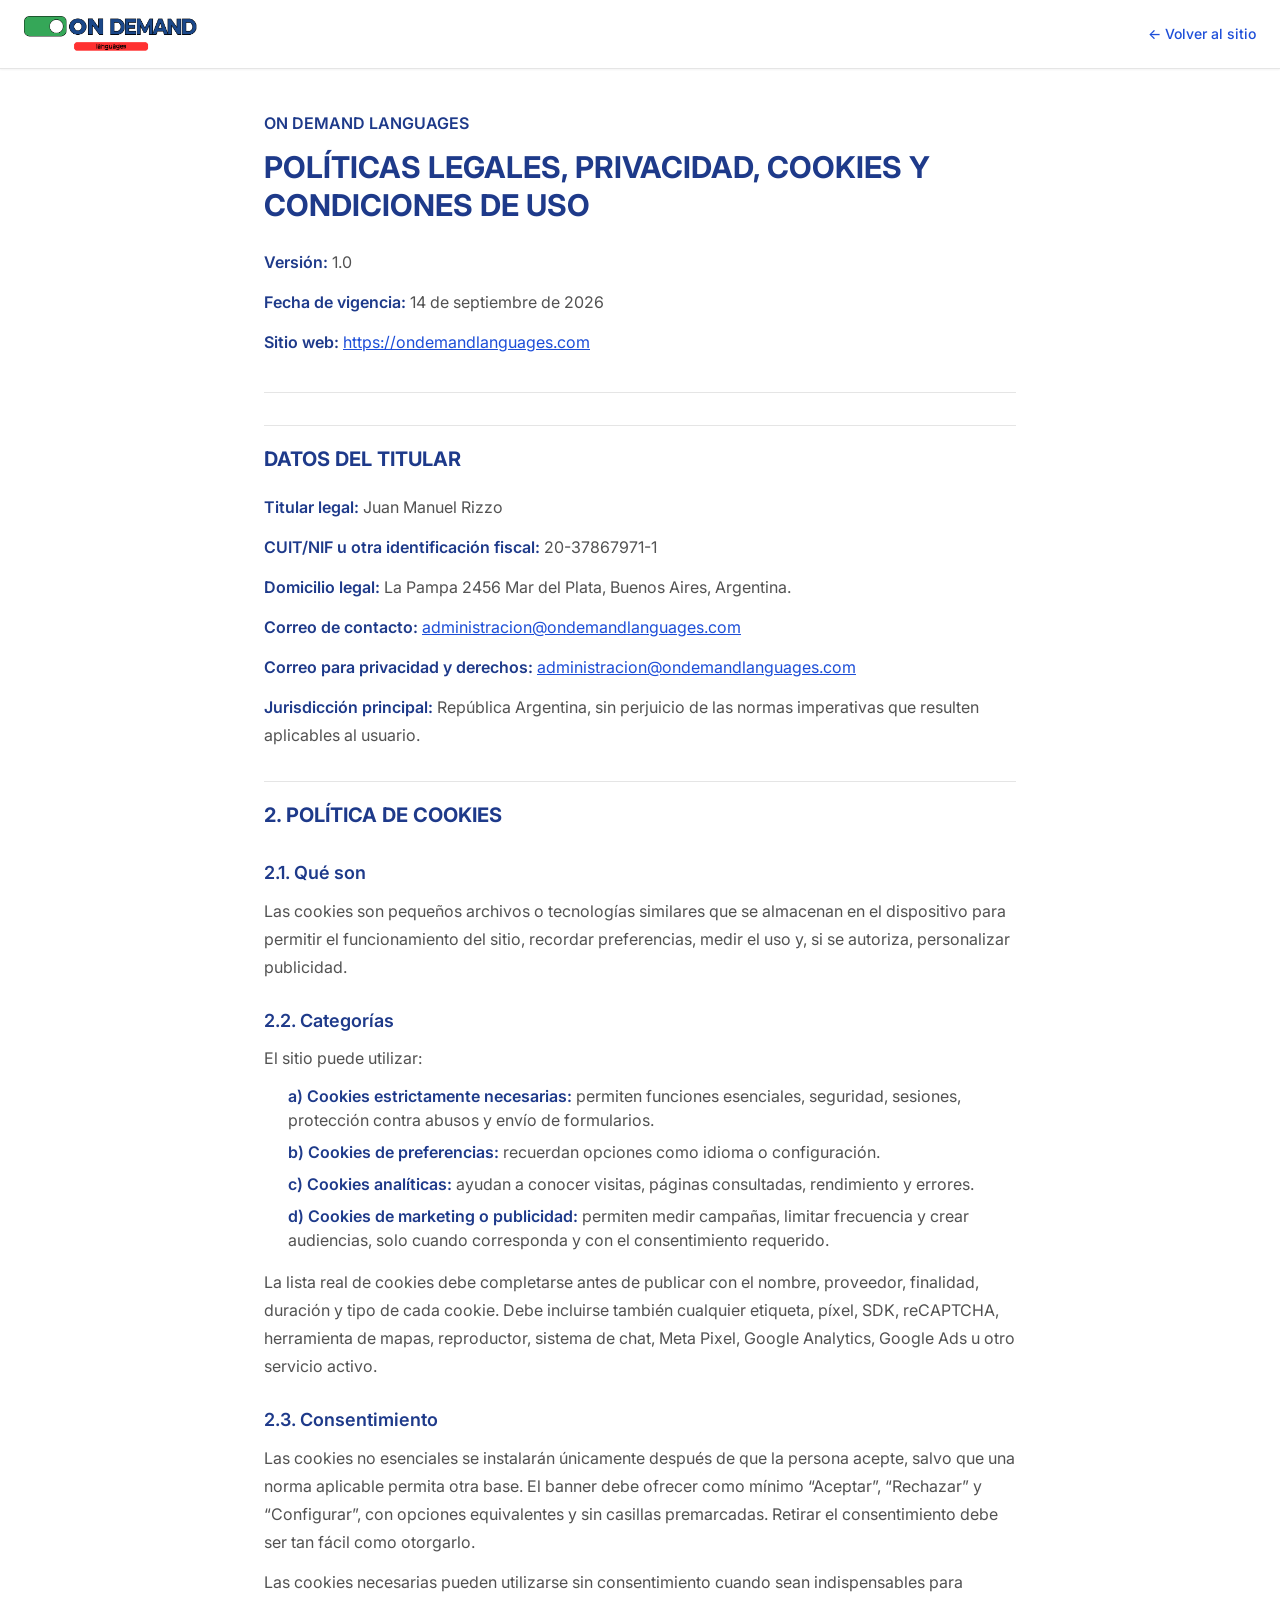
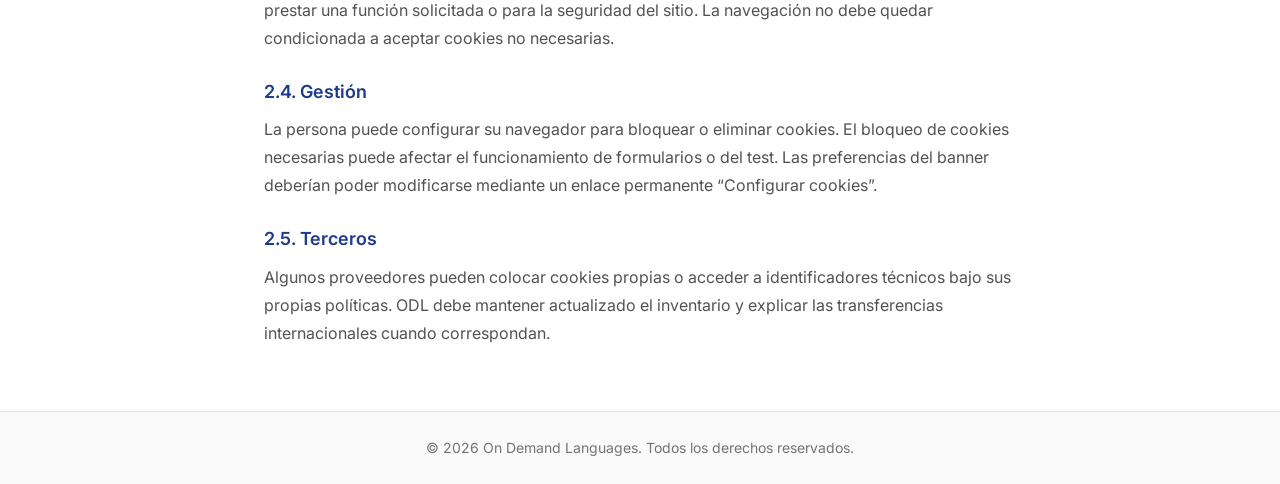
<file: pages/cookies.html>
<!DOCTYPE html>
<html lang="es">

<head>
  <meta charset="UTF-8">
  <meta name="viewport" content="width=device-width, initial-scale=1.0">
  <meta name="description" content="Política de Cookies - On Demand Languages.">
  <title>Política de Cookies | On Demand Languages</title>
  <link rel="preconnect" href="https://fonts.googleapis.com">
  <link rel="preconnect" href="https://fonts.gstatic.com" crossorigin>
  <link href="https://fonts.googleapis.com/css2?family=Inter:wght@400;500;600;700&display=swap" rel="stylesheet">
  <link rel="stylesheet" href="../css/variables.css">
  <link rel="stylesheet" href="../css/reset.css">
  <link rel="stylesheet" href="../css/pages/legal.css?v=5">
  <link rel="icon" href="../assets/mini-logo.png" type="image/png">
</head>

<body>

  <header class="legal-header-bar">
    <a href="../index.html">
      <img src="../assets/logo-blue.png" alt="On Demand Languages">
    </a>
    <a href="../index.html" class="legal-back-link">← Volver al sitio</a>
  </header>

  <main class="legal-container">
    <p><strong>ON DEMAND LANGUAGES</strong></p>
    <h1>POLÍTICAS LEGALES, PRIVACIDAD, COOKIES Y CONDICIONES DE USO</h1>

    <div class="legal-meta">
      <p><strong>Versión:</strong> 1.0</p>
      <p><strong>Fecha de vigencia:</strong> 14 de septiembre de 2026</p>
      <p><strong>Sitio web:</strong> <a href="https://ondemandlanguages.com" target="_blank" rel="noopener noreferrer">https://ondemandlanguages.com</a></p>
    </div>

    <h2>DATOS DEL TITULAR</h2>
    <p><strong>Titular legal:</strong> Juan Manuel Rizzo</p>
    <p><strong>CUIT/NIF u otra identificación fiscal:</strong> 20-37867971-1</p>
    <p><strong>Domicilio legal:</strong> La Pampa 2456 Mar del Plata, Buenos Aires, Argentina.</p>
    <p><strong>Correo de contacto:</strong> <a href="mailto:administracion@ondemandlanguages.com">administracion@ondemandlanguages.com</a></p>
    <p><strong>Correo para privacidad y derechos:</strong> <a href="mailto:administracion@ondemandlanguages.com">administracion@ondemandlanguages.com</a></p>
    <p><strong>Jurisdicción principal:</strong> República Argentina, sin perjuicio de las normas imperativas que resulten aplicables al usuario.</p>

    <h2>2. POLÍTICA DE COOKIES</h2>

    <h3>2.1. Qué son</h3>
    <p>Las cookies son pequeños archivos o tecnologías similares que se almacenan en el dispositivo para permitir el funcionamiento del sitio, recordar preferencias, medir el uso y, si se autoriza, personalizar publicidad.</p>

    <h3>2.2. Categorías</h3>
    <p>El sitio puede utilizar:</p>
    <ul>
      <li><strong>a) Cookies estrictamente necesarias:</strong> permiten funciones esenciales, seguridad, sesiones, protección contra abusos y envío de formularios.</li>
      <li><strong>b) Cookies de preferencias:</strong> recuerdan opciones como idioma o configuración.</li>
      <li><strong>c) Cookies analíticas:</strong> ayudan a conocer visitas, páginas consultadas, rendimiento y errores.</li>
      <li><strong>d) Cookies de marketing o publicidad:</strong> permiten medir campañas, limitar frecuencia y crear audiencias, solo cuando corresponda y con el consentimiento requerido.</li>
    </ul>
    <p>La lista real de cookies debe completarse antes de publicar con el nombre, proveedor, finalidad, duración y tipo de cada cookie. Debe incluirse también cualquier etiqueta, píxel, SDK, reCAPTCHA, herramienta de mapas, reproductor, sistema de chat, Meta Pixel, Google Analytics, Google Ads u otro servicio activo.</p>

    <h3>2.3. Consentimiento</h3>
    <p>Las cookies no esenciales se instalarán únicamente después de que la persona acepte, salvo que una norma aplicable permita otra base. El banner debe ofrecer como mínimo “Aceptar”, “Rechazar” y “Configurar”, con opciones equivalentes y sin casillas premarcadas. Retirar el consentimiento debe ser tan fácil como otorgarlo.</p>
    <p>Las cookies necesarias pueden utilizarse sin consentimiento cuando sean indispensables para prestar una función solicitada o para la seguridad del sitio. La navegación no debe quedar condicionada a aceptar cookies no necesarias.</p>

    <h3>2.4. Gestión</h3>
    <p>La persona puede configurar su navegador para bloquear o eliminar cookies. El bloqueo de cookies necesarias puede afectar el funcionamiento de formularios o del test. Las preferencias del banner deberían poder modificarse mediante un enlace permanente “Configurar cookies”.</p>

    <h3>2.5. Terceros</h3>
    <p>Algunos proveedores pueden colocar cookies propias o acceder a identificadores técnicos bajo sus propias políticas. ODL debe mantener actualizado el inventario y explicar las transferencias internacionales cuando correspondan.</p>
  </main>

  <footer class="legal-footer-simple">
    <p>© 2026 On Demand Languages. Todos los derechos reservados.</p>
  </footer>

</body>

</html>
</file>
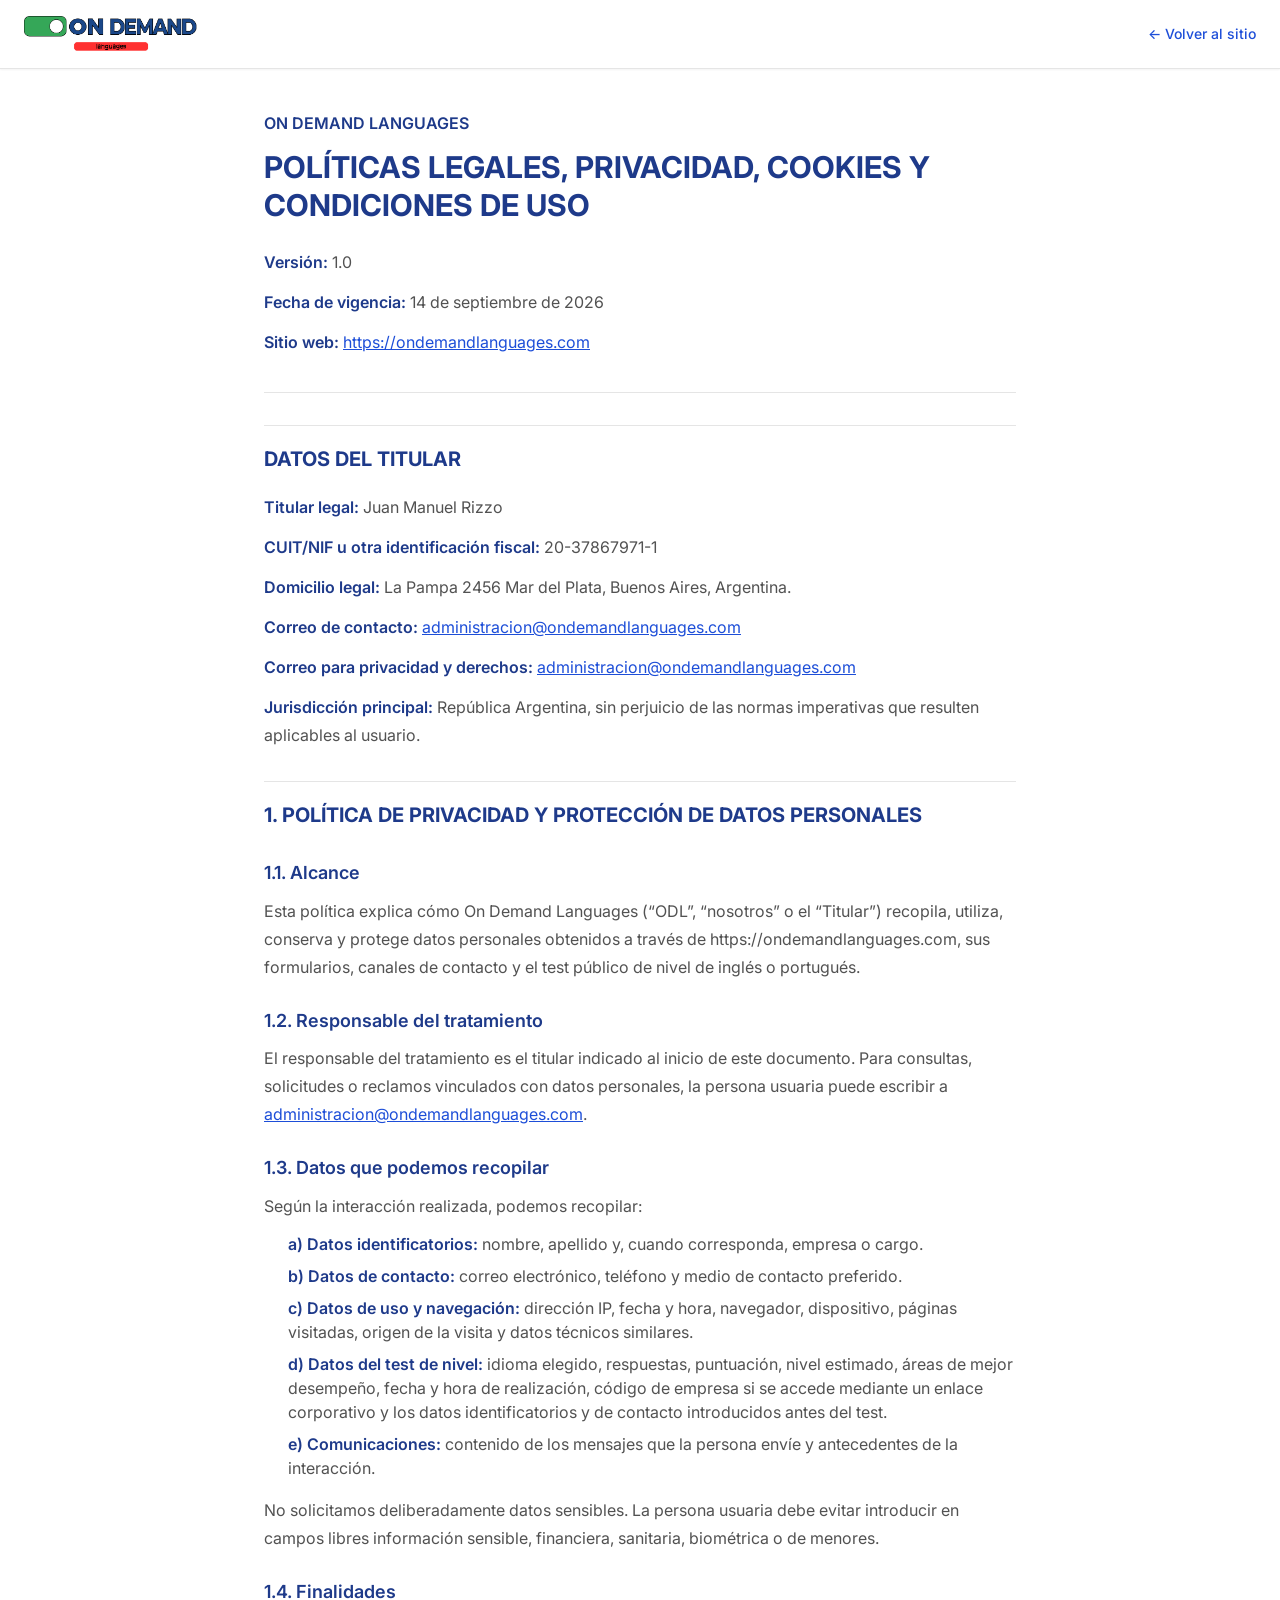
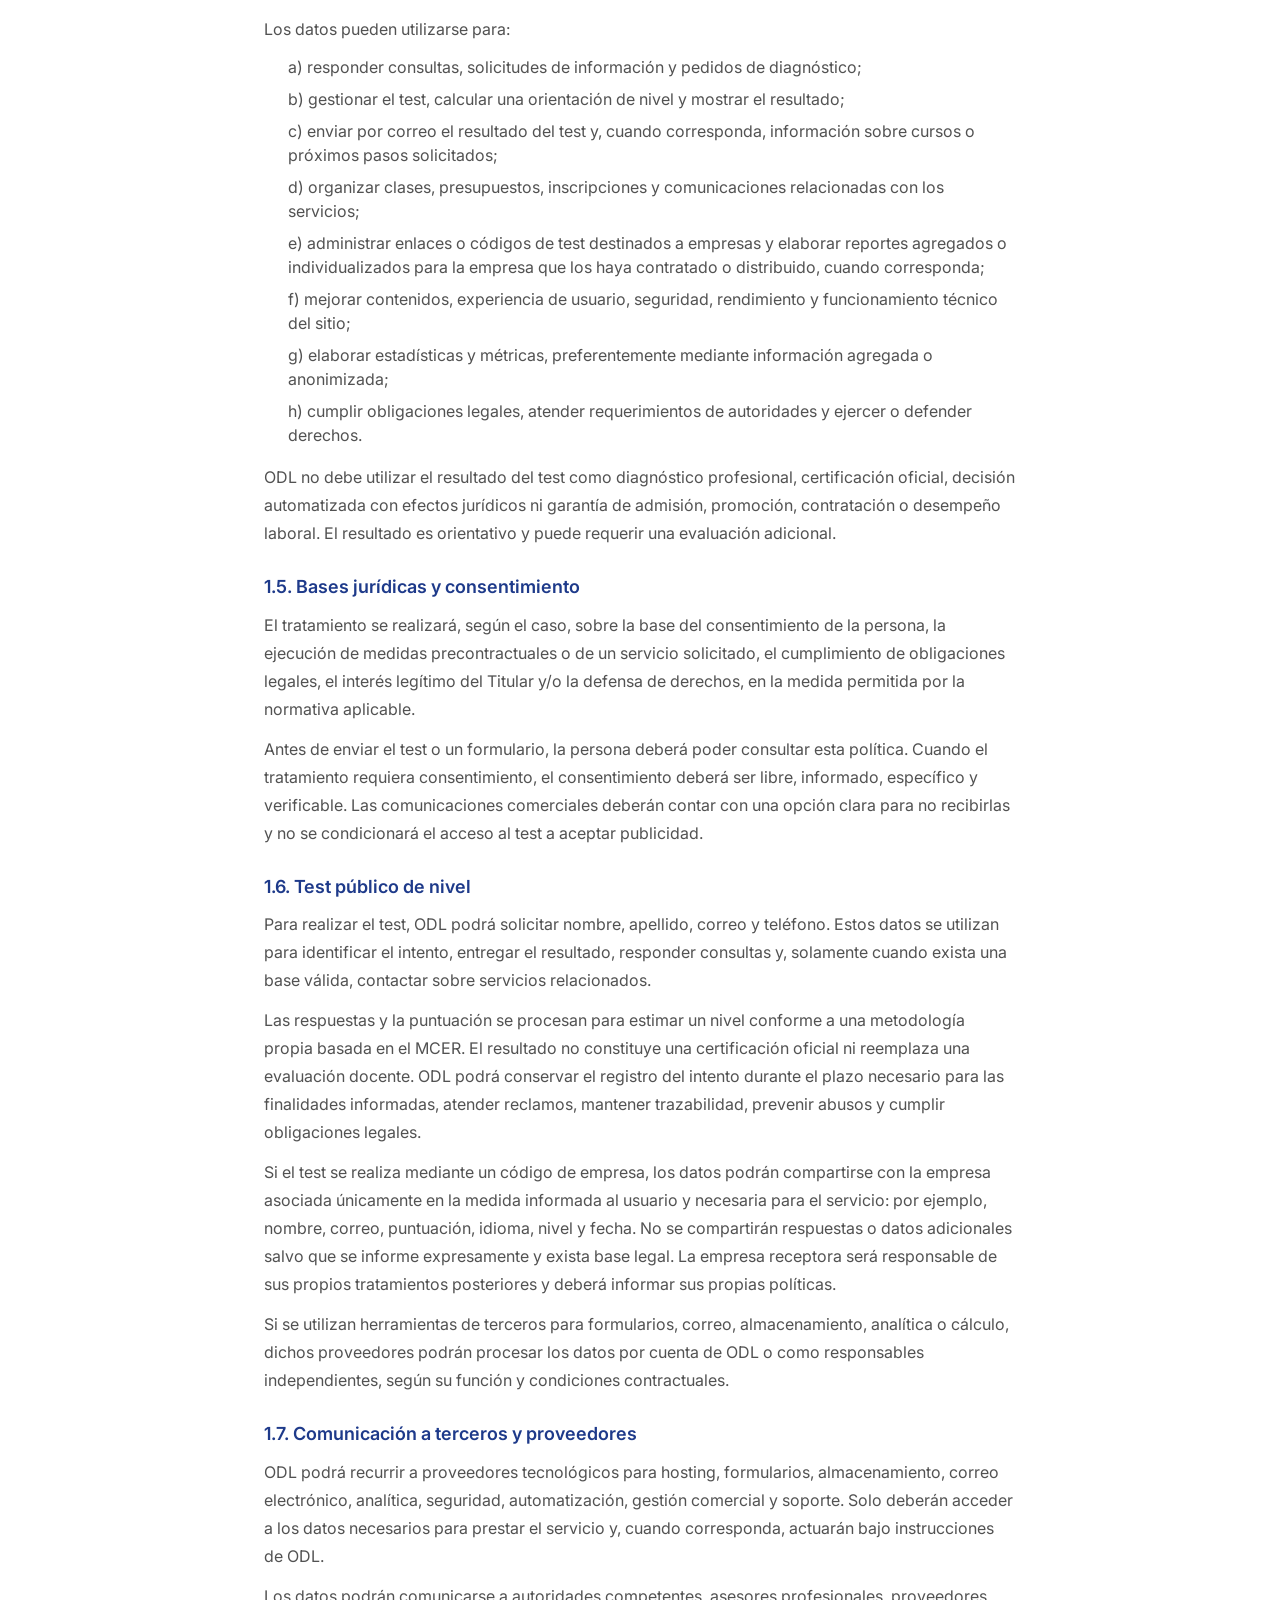
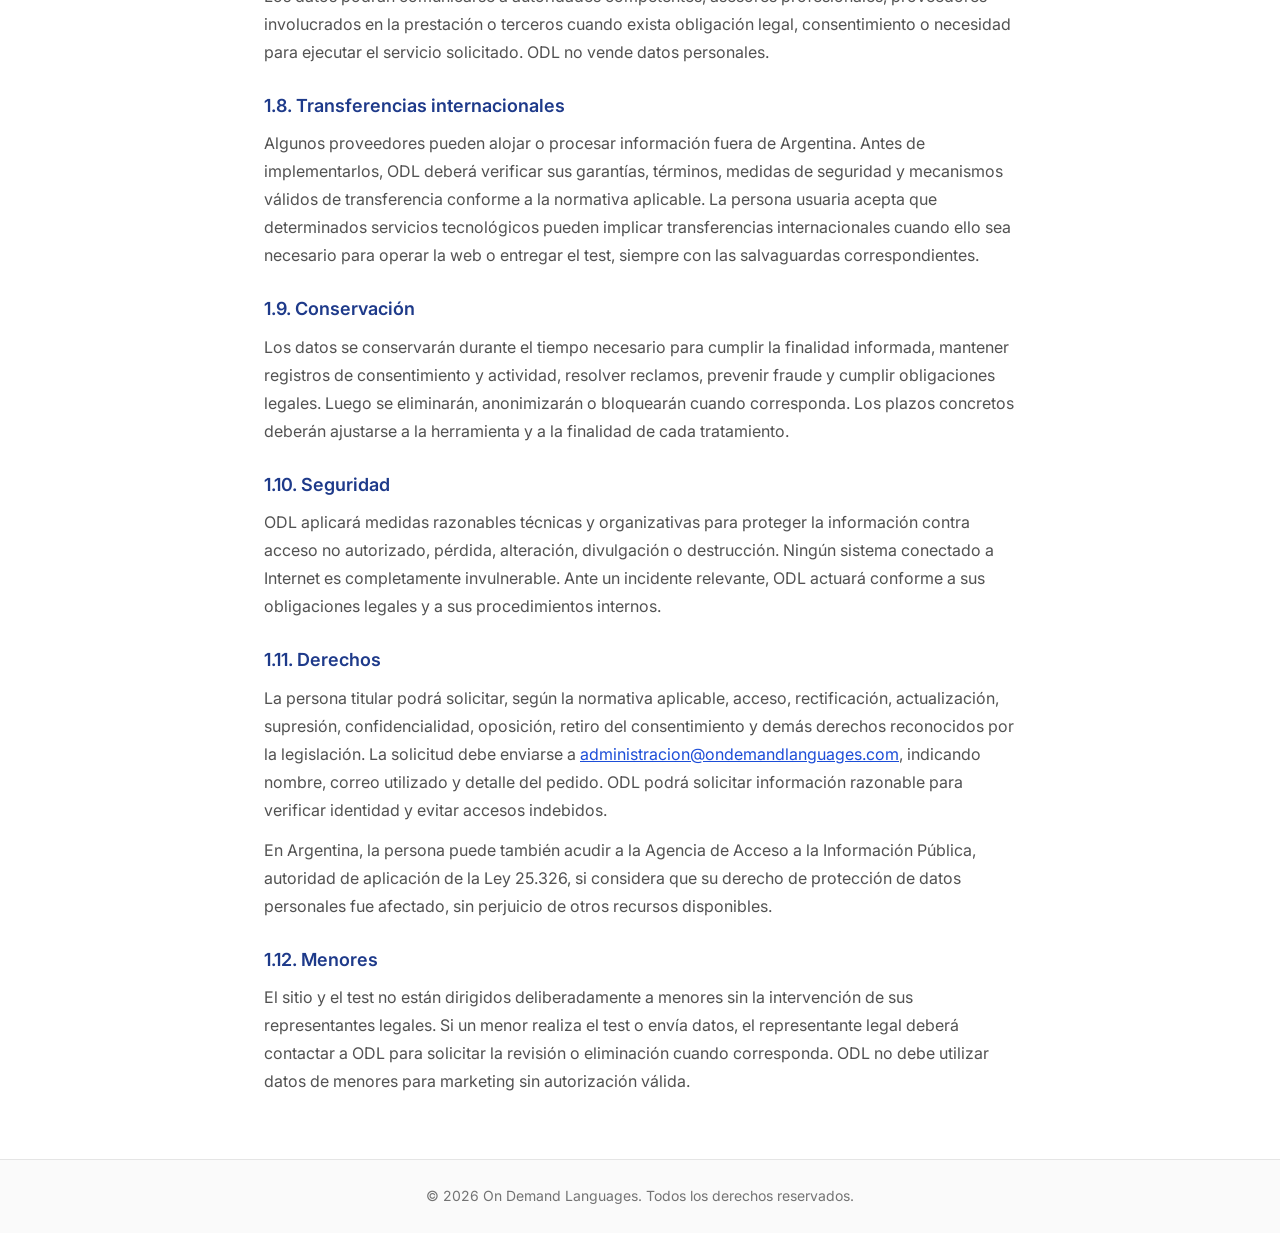
<file: pages/privacidad.html>
<!DOCTYPE html>
<html lang="es">

<head>
  <meta charset="UTF-8">
  <meta name="viewport" content="width=device-width, initial-scale=1.0">
  <meta name="description" content="Política de Privacidad y Protección de Datos Personales - On Demand Languages.">
  <title>Política de Privacidad | On Demand Languages</title>
  <link rel="preconnect" href="https://fonts.googleapis.com">
  <link rel="preconnect" href="https://fonts.gstatic.com" crossorigin>
  <link href="https://fonts.googleapis.com/css2?family=Inter:wght@400;500;600;700&display=swap" rel="stylesheet">
  <link rel="stylesheet" href="../css/variables.css">
  <link rel="stylesheet" href="../css/reset.css">
  <link rel="stylesheet" href="../css/pages/legal.css?v=5">
  <link rel="icon" href="../assets/mini-logo.png" type="image/png">
</head>

<body>

  <header class="legal-header-bar">
    <a href="../index.html">
      <img src="../assets/logo-blue.png" alt="On Demand Languages">
    </a>
    <a href="../index.html" class="legal-back-link">← Volver al sitio</a>
  </header>

  <main class="legal-container">
    <p><strong>ON DEMAND LANGUAGES</strong></p>
    <h1>POLÍTICAS LEGALES, PRIVACIDAD, COOKIES Y CONDICIONES DE USO</h1>

    <div class="legal-meta">
      <p><strong>Versión:</strong> 1.0</p>
      <p><strong>Fecha de vigencia:</strong> 14 de septiembre de 2026</p>
      <p><strong>Sitio web:</strong> <a href="https://ondemandlanguages.com" target="_blank" rel="noopener noreferrer">https://ondemandlanguages.com</a></p>
    </div>

    <h2>DATOS DEL TITULAR</h2>
    <p><strong>Titular legal:</strong> Juan Manuel Rizzo</p>
    <p><strong>CUIT/NIF u otra identificación fiscal:</strong> 20-37867971-1</p>
    <p><strong>Domicilio legal:</strong> La Pampa 2456 Mar del Plata, Buenos Aires, Argentina.</p>
    <p><strong>Correo de contacto:</strong> <a href="mailto:administracion@ondemandlanguages.com">administracion@ondemandlanguages.com</a></p>
    <p><strong>Correo para privacidad y derechos:</strong> <a href="mailto:administracion@ondemandlanguages.com">administracion@ondemandlanguages.com</a></p>
    <p><strong>Jurisdicción principal:</strong> República Argentina, sin perjuicio de las normas imperativas que resulten aplicables al usuario.</p>

    <h2>1. POLÍTICA DE PRIVACIDAD Y PROTECCIÓN DE DATOS PERSONALES</h2>

    <h3>1.1. Alcance</h3>
    <p>Esta política explica cómo On Demand Languages (“ODL”, “nosotros” o el “Titular”) recopila, utiliza, conserva y protege datos personales obtenidos a través de https://ondemandlanguages.com, sus formularios, canales de contacto y el test público de nivel de inglés o portugués.</p>

    <h3>1.2. Responsable del tratamiento</h3>
    <p>El responsable del tratamiento es el titular indicado al inicio de este documento. Para consultas, solicitudes o reclamos vinculados con datos personales, la persona usuaria puede escribir a <a href="mailto:administracion@ondemandlanguages.com">administracion@ondemandlanguages.com</a>.</p>

    <h3>1.3. Datos que podemos recopilar</h3>
    <p>Según la interacción realizada, podemos recopilar:</p>
    <ul>
      <li><strong>a) Datos identificatorios:</strong> nombre, apellido y, cuando corresponda, empresa o cargo.</li>
      <li><strong>b) Datos de contacto:</strong> correo electrónico, teléfono y medio de contacto preferido.</li>
      <li><strong>c) Datos de uso y navegación:</strong> dirección IP, fecha y hora, navegador, dispositivo, páginas visitadas, origen de la visita y datos técnicos similares.</li>
      <li><strong>d) Datos del test de nivel:</strong> idioma elegido, respuestas, puntuación, nivel estimado, áreas de mejor desempeño, fecha y hora de realización, código de empresa si se accede mediante un enlace corporativo y los datos identificatorios y de contacto introducidos antes del test.</li>
      <li><strong>e) Comunicaciones:</strong> contenido de los mensajes que la persona envíe y antecedentes de la interacción.</li>
    </ul>
    <p>No solicitamos deliberadamente datos sensibles. La persona usuaria debe evitar introducir en campos libres información sensible, financiera, sanitaria, biométrica o de menores.</p>

    <h3>1.4. Finalidades</h3>
    <p>Los datos pueden utilizarse para:</p>
    <ul>
      <li>a) responder consultas, solicitudes de información y pedidos de diagnóstico;</li>
      <li>b) gestionar el test, calcular una orientación de nivel y mostrar el resultado;</li>
      <li>c) enviar por correo el resultado del test y, cuando corresponda, información sobre cursos o próximos pasos solicitados;</li>
      <li>d) organizar clases, presupuestos, inscripciones y comunicaciones relacionadas con los servicios;</li>
      <li>e) administrar enlaces o códigos de test destinados a empresas y elaborar reportes agregados o individualizados para la empresa que los haya contratado o distribuido, cuando corresponda;</li>
      <li>f) mejorar contenidos, experiencia de usuario, seguridad, rendimiento y funcionamiento técnico del sitio;</li>
      <li>g) elaborar estadísticas y métricas, preferentemente mediante información agregada o anonimizada;</li>
      <li>h) cumplir obligaciones legales, atender requerimientos de autoridades y ejercer o defender derechos.</li>
    </ul>
    <p>ODL no debe utilizar el resultado del test como diagnóstico profesional, certificación oficial, decisión automatizada con efectos jurídicos ni garantía de admisión, promoción, contratación o desempeño laboral. El resultado es orientativo y puede requerir una evaluación adicional.</p>

    <h3>1.5. Bases jurídicas y consentimiento</h3>
    <p>El tratamiento se realizará, según el caso, sobre la base del consentimiento de la persona, la ejecución de medidas precontractuales o de un servicio solicitado, el cumplimiento de obligaciones legales, el interés legítimo del Titular y/o la defensa de derechos, en la medida permitida por la normativa aplicable.</p>
    <p>Antes de enviar el test o un formulario, la persona deberá poder consultar esta política. Cuando el tratamiento requiera consentimiento, el consentimiento deberá ser libre, informado, específico y verificable. Las comunicaciones comerciales deberán contar con una opción clara para no recibirlas y no se condicionará el acceso al test a aceptar publicidad.</p>

    <h3>1.6. Test público de nivel</h3>
    <p>Para realizar el test, ODL podrá solicitar nombre, apellido, correo y teléfono. Estos datos se utilizan para identificar el intento, entregar el resultado, responder consultas y, solamente cuando exista una base válida, contactar sobre servicios relacionados.</p>
    <p>Las respuestas y la puntuación se procesan para estimar un nivel conforme a una metodología propia basada en el MCER. El resultado no constituye una certificación oficial ni reemplaza una evaluación docente. ODL podrá conservar el registro del intento durante el plazo necesario para las finalidades informadas, atender reclamos, mantener trazabilidad, prevenir abusos y cumplir obligaciones legales.</p>
    <p>Si el test se realiza mediante un código de empresa, los datos podrán compartirse con la empresa asociada únicamente en la medida informada al usuario y necesaria para el servicio: por ejemplo, nombre, correo, puntuación, idioma, nivel y fecha. No se compartirán respuestas o datos adicionales salvo que se informe expresamente y exista base legal. La empresa receptora será responsable de sus propios tratamientos posteriores y deberá informar sus propias políticas.</p>
    <p>Si se utilizan herramientas de terceros para formularios, correo, almacenamiento, analítica o cálculo, dichos proveedores podrán procesar los datos por cuenta de ODL o como responsables independientes, según su función y condiciones contractuales.</p>

    <h3>1.7. Comunicación a terceros y proveedores</h3>
    <p>ODL podrá recurrir a proveedores tecnológicos para hosting, formularios, almacenamiento, correo electrónico, analítica, seguridad, automatización, gestión comercial y soporte. Solo deberán acceder a los datos necesarios para prestar el servicio y, cuando corresponda, actuarán bajo instrucciones de ODL.</p>
    <p>Los datos podrán comunicarse a autoridades competentes, asesores profesionales, proveedores involucrados en la prestación o terceros cuando exista obligación legal, consentimiento o necesidad para ejecutar el servicio solicitado. ODL no vende datos personales.</p>

    <h3>1.8. Transferencias internacionales</h3>
    <p>Algunos proveedores pueden alojar o procesar información fuera de Argentina. Antes de implementarlos, ODL deberá verificar sus garantías, términos, medidas de seguridad y mecanismos válidos de transferencia conforme a la normativa aplicable. La persona usuaria acepta que determinados servicios tecnológicos pueden implicar transferencias internacionales cuando ello sea necesario para operar la web o entregar el test, siempre con las salvaguardas correspondientes.</p>

    <h3>1.9. Conservación</h3>
    <p>Los datos se conservarán durante el tiempo necesario para cumplir la finalidad informada, mantener registros de consentimiento y actividad, resolver reclamos, prevenir fraude y cumplir obligaciones legales. Luego se eliminarán, anonimizarán o bloquearán cuando corresponda. Los plazos concretos deberán ajustarse a la herramienta y a la finalidad de cada tratamiento.</p>

    <h3>1.10. Seguridad</h3>
    <p>ODL aplicará medidas razonables técnicas y organizativas para proteger la información contra acceso no autorizado, pérdida, alteración, divulgación o destrucción. Ningún sistema conectado a Internet es completamente invulnerable. Ante un incidente relevante, ODL actuará conforme a sus obligaciones legales y a sus procedimientos internos.</p>

    <h3>1.11. Derechos</h3>
    <p>La persona titular podrá solicitar, según la normativa aplicable, acceso, rectificación, actualización, supresión, confidencialidad, oposición, retiro del consentimiento y demás derechos reconocidos por la legislación. La solicitud debe enviarse a <a href="mailto:administracion@ondemandlanguages.com">administracion@ondemandlanguages.com</a>, indicando nombre, correo utilizado y detalle del pedido. ODL podrá solicitar información razonable para verificar identidad y evitar accesos indebidos.</p>
    <p>En Argentina, la persona puede también acudir a la Agencia de Acceso a la Información Pública, autoridad de aplicación de la Ley 25.326, si considera que su derecho de protección de datos personales fue afectado, sin perjuicio de otros recursos disponibles.</p>

    <h3>1.12. Menores</h3>
    <p>El sitio y el test no están dirigidos deliberadamente a menores sin la intervención de sus representantes legales. Si un menor realiza el test o envía datos, el representante legal deberá contactar a ODL para solicitar la revisión o eliminación cuando corresponda. ODL no debe utilizar datos de menores para marketing sin autorización válida.</p>
  </main>

  <footer class="legal-footer-simple">
    <p>© 2026 On Demand Languages. Todos los derechos reservados.</p>
  </footer>

</body>

</html>
</file>
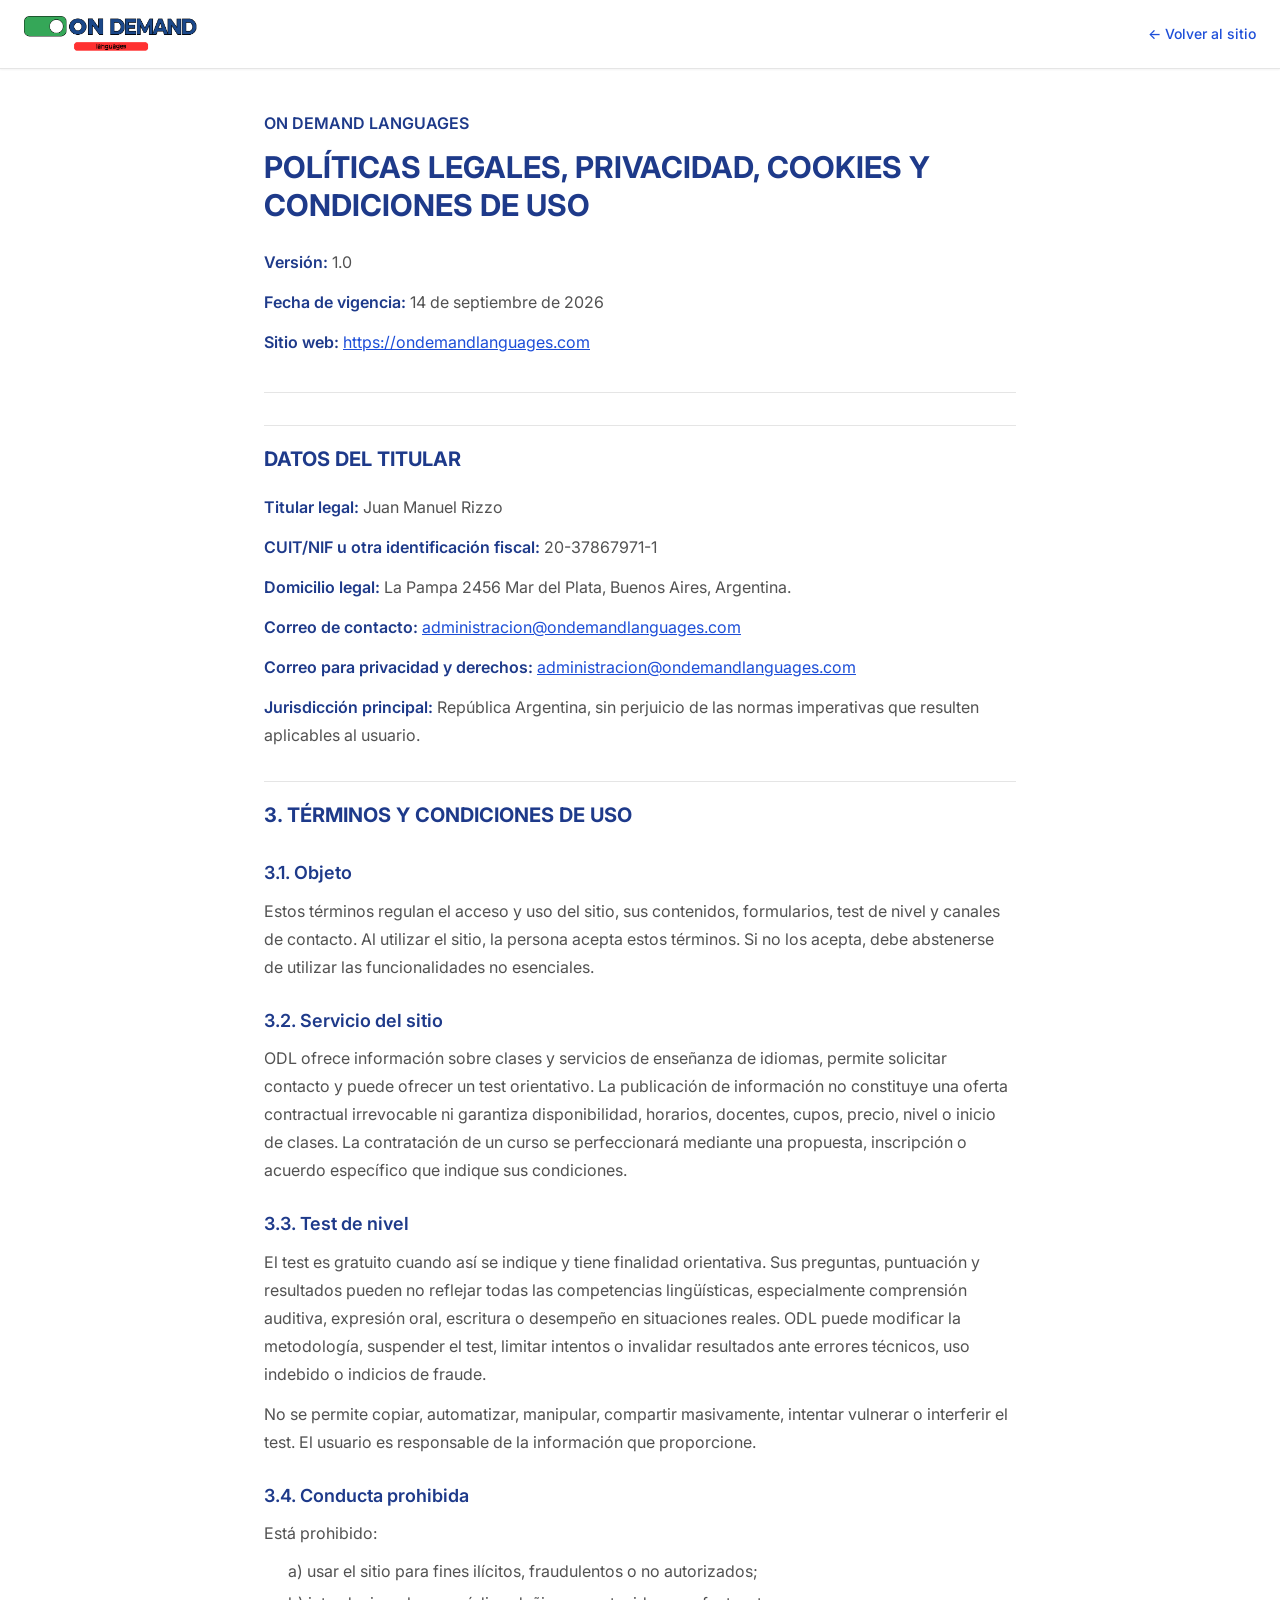
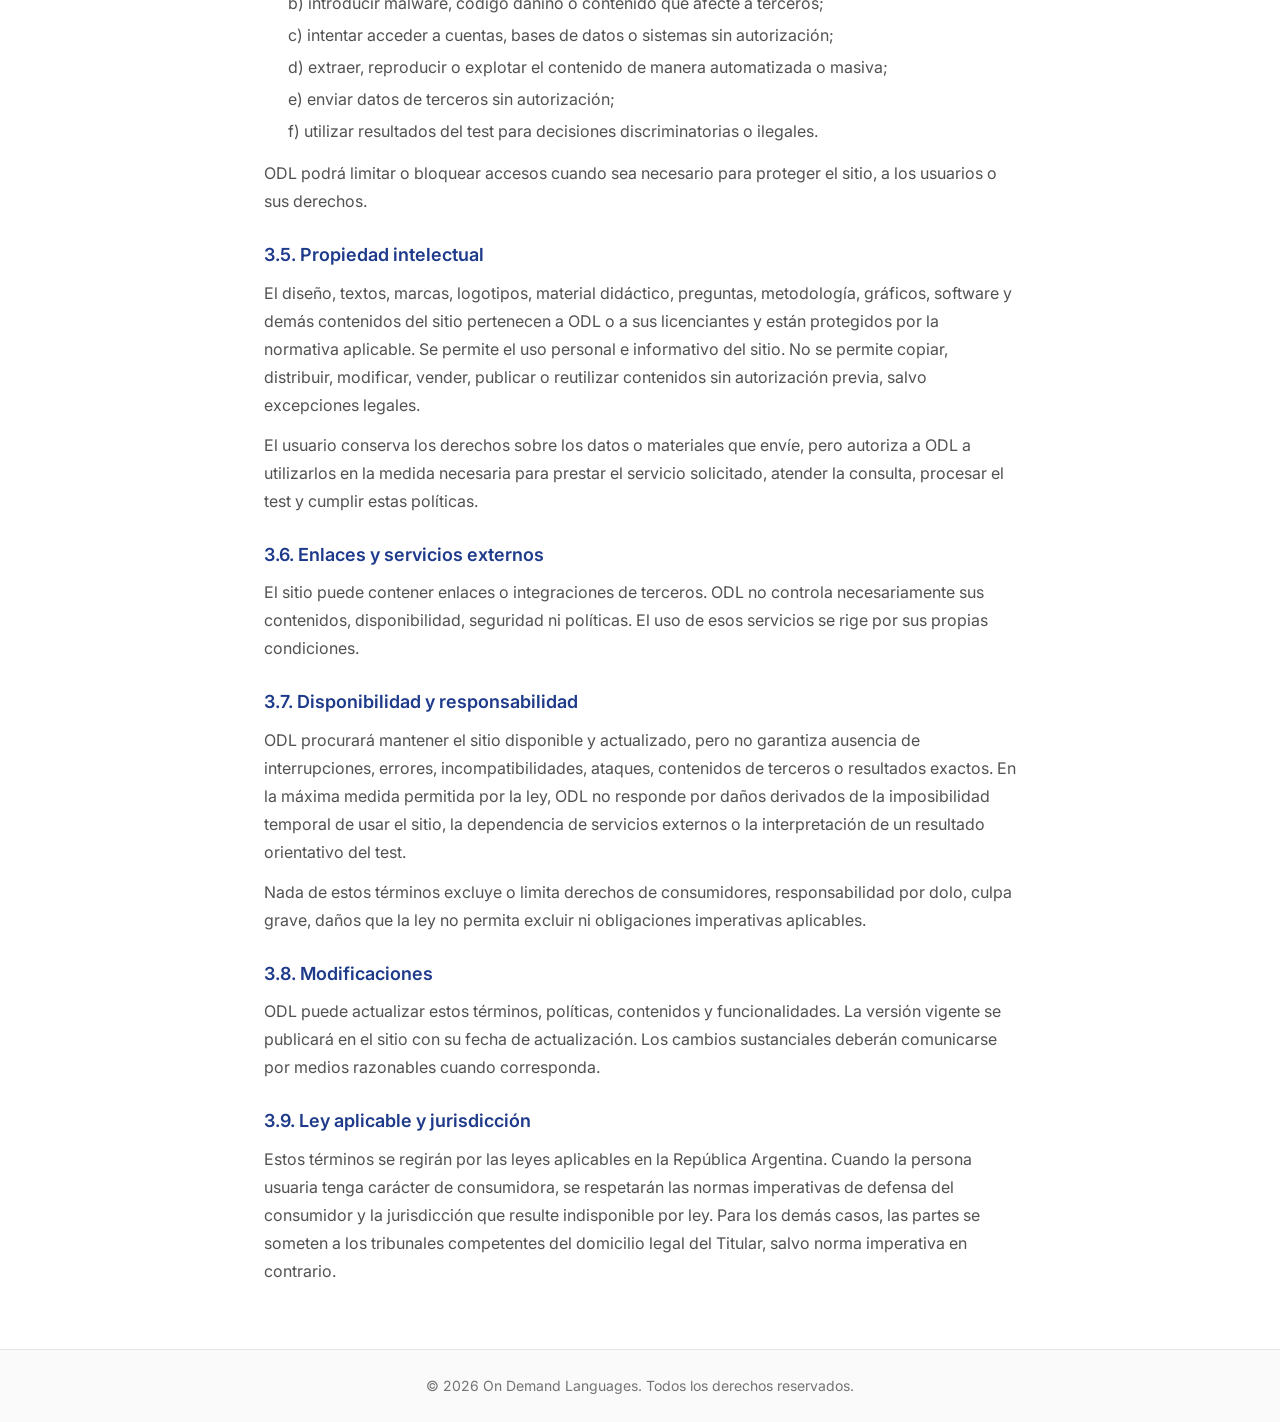
<file: pages/terminos.html>
<!DOCTYPE html>
<html lang="es">

<head>
  <meta charset="UTF-8">
  <meta name="viewport" content="width=device-width, initial-scale=1.0">
  <meta name="description" content="Términos y Condiciones de Uso - On Demand Languages.">
  <title>Términos y Condiciones de Uso | On Demand Languages</title>
  <link rel="preconnect" href="https://fonts.googleapis.com">
  <link rel="preconnect" href="https://fonts.gstatic.com" crossorigin>
  <link href="https://fonts.googleapis.com/css2?family=Inter:wght@400;500;600;700&display=swap" rel="stylesheet">
  <link rel="stylesheet" href="../css/variables.css">
  <link rel="stylesheet" href="../css/reset.css">
  <link rel="stylesheet" href="../css/pages/legal.css?v=5">
  <link rel="icon" href="../assets/mini-logo.png" type="image/png">
</head>

<body>

  <header class="legal-header-bar">
    <a href="../index.html">
      <img src="../assets/logo-blue.png" alt="On Demand Languages">
    </a>
    <a href="../index.html" class="legal-back-link">← Volver al sitio</a>
  </header>

  <main class="legal-container">
    <p><strong>ON DEMAND LANGUAGES</strong></p>
    <h1>POLÍTICAS LEGALES, PRIVACIDAD, COOKIES Y CONDICIONES DE USO</h1>

    <div class="legal-meta">
      <p><strong>Versión:</strong> 1.0</p>
      <p><strong>Fecha de vigencia:</strong> 14 de septiembre de 2026</p>
      <p><strong>Sitio web:</strong> <a href="https://ondemandlanguages.com" target="_blank" rel="noopener noreferrer">https://ondemandlanguages.com</a></p>
    </div>

    <h2>DATOS DEL TITULAR</h2>
    <p><strong>Titular legal:</strong> Juan Manuel Rizzo</p>
    <p><strong>CUIT/NIF u otra identificación fiscal:</strong> 20-37867971-1</p>
    <p><strong>Domicilio legal:</strong> La Pampa 2456 Mar del Plata, Buenos Aires, Argentina.</p>
    <p><strong>Correo de contacto:</strong> <a href="mailto:administracion@ondemandlanguages.com">administracion@ondemandlanguages.com</a></p>
    <p><strong>Correo para privacidad y derechos:</strong> <a href="mailto:administracion@ondemandlanguages.com">administracion@ondemandlanguages.com</a></p>
    <p><strong>Jurisdicción principal:</strong> República Argentina, sin perjuicio de las normas imperativas que resulten aplicables al usuario.</p>

    <h2>3. TÉRMINOS Y CONDICIONES DE USO</h2>

    <h3>3.1. Objeto</h3>
    <p>Estos términos regulan el acceso y uso del sitio, sus contenidos, formularios, test de nivel y canales de contacto. Al utilizar el sitio, la persona acepta estos términos. Si no los acepta, debe abstenerse de utilizar las funcionalidades no esenciales.</p>

    <h3>3.2. Servicio del sitio</h3>
    <p>ODL ofrece información sobre clases y servicios de enseñanza de idiomas, permite solicitar contacto y puede ofrecer un test orientativo. La publicación de información no constituye una oferta contractual irrevocable ni garantiza disponibilidad, horarios, docentes, cupos, precio, nivel o inicio de clases. La contratación de un curso se perfeccionará mediante una propuesta, inscripción o acuerdo específico que indique sus condiciones.</p>

    <h3>3.3. Test de nivel</h3>
    <p>El test es gratuito cuando así se indique y tiene finalidad orientativa. Sus preguntas, puntuación y resultados pueden no reflejar todas las competencias lingüísticas, especialmente comprensión auditiva, expresión oral, escritura o desempeño en situaciones reales. ODL puede modificar la metodología, suspender el test, limitar intentos o invalidar resultados ante errores técnicos, uso indebido o indicios de fraude.</p>
    <p>No se permite copiar, automatizar, manipular, compartir masivamente, intentar vulnerar o interferir el test. El usuario es responsable de la información que proporcione.</p>

    <h3>3.4. Conducta prohibida</h3>
    <p>Está prohibido:</p>
    <ul>
      <li>a) usar el sitio para fines ilícitos, fraudulentos o no autorizados;</li>
      <li>b) introducir malware, código dañino o contenido que afecte a terceros;</li>
      <li>c) intentar acceder a cuentas, bases de datos o sistemas sin autorización;</li>
      <li>d) extraer, reproducir o explotar el contenido de manera automatizada o masiva;</li>
      <li>e) enviar datos de terceros sin autorización;</li>
      <li>f) utilizar resultados del test para decisiones discriminatorias o ilegales.</li>
    </ul>
    <p>ODL podrá limitar o bloquear accesos cuando sea necesario para proteger el sitio, a los usuarios o sus derechos.</p>

    <h3>3.5. Propiedad intelectual</h3>
    <p>El diseño, textos, marcas, logotipos, material didáctico, preguntas, metodología, gráficos, software y demás contenidos del sitio pertenecen a ODL o a sus licenciantes y están protegidos por la normativa aplicable. Se permite el uso personal e informativo del sitio. No se permite copiar, distribuir, modificar, vender, publicar o reutilizar contenidos sin autorización previa, salvo excepciones legales.</p>
    <p>El usuario conserva los derechos sobre los datos o materiales que envíe, pero autoriza a ODL a utilizarlos en la medida necesaria para prestar el servicio solicitado, atender la consulta, procesar el test y cumplir estas políticas.</p>

    <h3>3.6. Enlaces y servicios externos</h3>
    <p>El sitio puede contener enlaces o integraciones de terceros. ODL no controla necesariamente sus contenidos, disponibilidad, seguridad ni políticas. El uso de esos servicios se rige por sus propias condiciones.</p>

    <h3>3.7. Disponibilidad y responsabilidad</h3>
    <p>ODL procurará mantener el sitio disponible y actualizado, pero no garantiza ausencia de interrupciones, errores, incompatibilidades, ataques, contenidos de terceros o resultados exactos. En la máxima medida permitida por la ley, ODL no responde por daños derivados de la imposibilidad temporal de usar el sitio, la dependencia de servicios externos o la interpretación de un resultado orientativo del test.</p>
    <p>Nada de estos términos excluye o limita derechos de consumidores, responsabilidad por dolo, culpa grave, daños que la ley no permita excluir ni obligaciones imperativas aplicables.</p>

    <h3>3.8. Modificaciones</h3>
    <p>ODL puede actualizar estos términos, políticas, contenidos y funcionalidades. La versión vigente se publicará en el sitio con su fecha de actualización. Los cambios sustanciales deberán comunicarse por medios razonables cuando corresponda.</p>

    <h3>3.9. Ley aplicable y jurisdicción</h3>
    <p>Estos términos se regirán por las leyes aplicables en la República Argentina. Cuando la persona usuaria tenga carácter de consumidora, se respetarán las normas imperativas de defensa del consumidor y la jurisdicción que resulte indisponible por ley. Para los demás casos, las partes se someten a los tribunales competentes del domicilio legal del Titular, salvo norma imperativa en contrario.</p>
  </main>

  <footer class="legal-footer-simple">
    <p>© 2026 On Demand Languages. Todos los derechos reservados.</p>
  </footer>

</body>

</html>
</file>
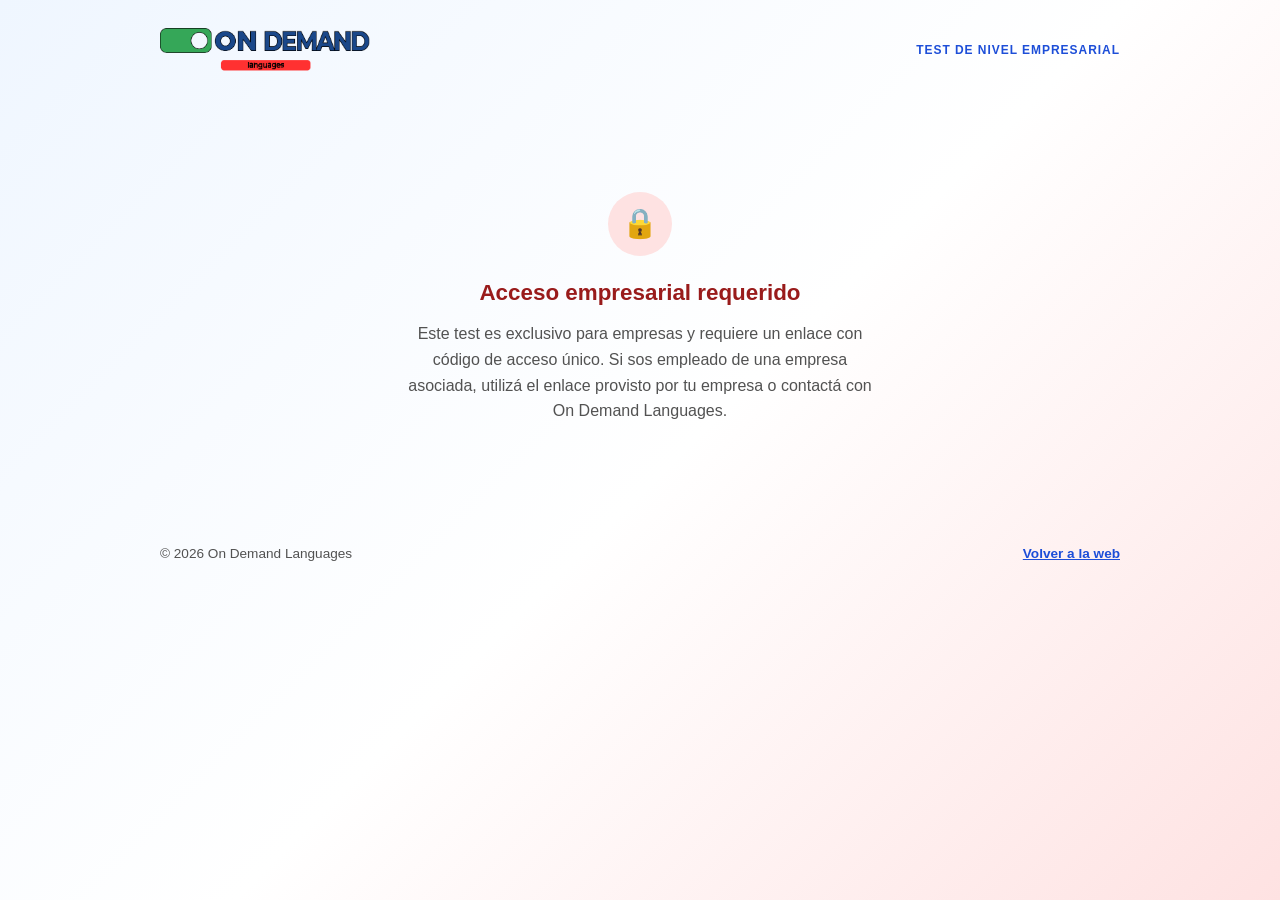
<file: pages/test-business.html>
<!DOCTYPE html>
<html lang="es">

<head>
  <meta charset="UTF-8">
  <meta name="viewport" content="width=device-width, initial-scale=1.0">
  <meta name="description" content="Evaluación de nivel de idiomas para empresas — On Demand Languages.">
  <title>Evaluación de nivel empresarial | On Demand Languages</title>
  <link rel="icon" href="../assets/mini-logo.png" type="image/png">
  <link rel="stylesheet" href="../css/pages/test.css">
</head>

<body class="odl-test-body">
  <main class="odl-test-shell">
    <header class="odl-test-header">
      <a class="odl-test-brand" href="../index.html" aria-label="Volver a On Demand Languages">
        <img src="../assets/logo-blue.png" alt="On Demand Languages">
      </a>
      <span class="odl-test-kicker">Test de nivel empresarial</span>
    </header>

    <!-- Company Banner (se muestra al validar el token de la empresa) -->
    <div id="companyBanner" class="odl-test-company-banner" hidden>
      <span class="odl-test-company-icon">🏢</span>
      <div class="odl-test-company-info">
        <span class="odl-test-company-label">Evaluación para</span>
        <span id="companyName" class="odl-test-company-name"></span>
      </div>
    </div>

    <!-- Loading View (mientras valida el token business) -->
    <div id="loadingView" class="odl-test-loading" aria-live="polite">
      <div class="odl-test-spinner"></div>
      <span class="odl-test-loading-text">Verificando acceso de empresa...</span>
    </div>

    <!-- Error View (token ausente, inválido o expirado) -->
    <div id="errorView" class="odl-test-error-view" hidden>
      <div class="odl-test-error-icon">🔒</div>
      <h1 id="errorTitle" class="odl-test-error-title">Acceso no válido</h1>
      <p id="errorMessage" class="odl-test-error-message">
        Este enlace no es válido o ha expirado. Si creés que es un error, contactá con On Demand Languages.
      </p>
    </div>

    <div id="testError" class="odl-test-alert odl-test-alert--error" role="alert" hidden></div>

    <!-- Start View (formulario del empleado) -->
    <section id="startView" class="odl-test-view" aria-labelledby="testTitle" hidden>
      <div class="odl-test-intro">
        <span class="odl-test-eyebrow">On Demand Languages</span>
        <h1 id="testTitle">Test de nivel empresarial</h1>
        <p id="testDescription">Completá tus datos para comenzar tu evaluación.</p>
      </div>

      <form id="testStartForm" class="odl-test-form" novalidate>
        <div class="odl-test-field">
          <label for="testName">Nombre <span aria-hidden="true">*</span></label>
          <input id="testName" name="name" type="text" autocomplete="given-name" required>
          <p class="odl-test-field-error" data-error-for="name" hidden></p>
        </div>

        <div class="odl-test-field">
          <label for="testSurname">Apellido <span aria-hidden="true">*</span></label>
          <input id="testSurname" name="surname" type="text" autocomplete="family-name" required>
          <p class="odl-test-field-error" data-error-for="surname" hidden></p>
        </div>

        <div class="odl-test-field">
          <label for="testEmail">Email <span aria-hidden="true">*</span></label>
          <input id="testEmail" name="email" type="email" autocomplete="email" required>
          <p class="odl-test-field-error" data-error-for="email" hidden></p>
        </div>

        <div class="odl-test-field">
          <label for="testPhone">Teléfono <span aria-hidden="true">*</span></label>
          <input id="testPhone" name="phone" type="tel" autocomplete="tel" required>
          <p class="odl-test-field-error" data-error-for="phone" hidden></p>
        </div>

        <label class="odl-test-consent" for="privacyConsent">
          <input id="privacyConsent" name="privacyConsent" type="checkbox" required>
          <span>Acepto la <a href="privacidad.html" target="_blank" rel="noopener noreferrer" style="text-decoration: underline; color: inherit;">política de privacidad</a> y el uso de mis datos para fines comerciales.</span>
        </label>
        <p class="odl-test-field-error" data-error-for="privacy" hidden></p>

        <button class="odl-test-button" type="submit">Continuar</button>
      </form>
    </section>

    <!-- Instructions View -->
    <section id="instructionsView" class="odl-test-view odl-test-instructions" aria-labelledby="instructionsTitle"
      hidden>
      <div class="odl-test-intro">
        <span class="odl-test-eyebrow">Antes de comenzar</span>
        <h1 id="instructionsTitle">Instrucciones del test</h1>
        <p id="instructionsDescription">Leé estas indicaciones antes de iniciar la evaluación.</p>
      </div>

      <ul class="odl-test-instructions-list">
        <li>El test tiene 25 preguntas en total.</li>
        <li>¡Tranquilo! No hay tiempo límite.</li>
        <li>Solo hay una respuesta correcta por pregunta.</li>
        <li>Podés volver atrás para revisar tus respuestas.</li>
        <li>Al finalizar vas a poder ver tu puntuación y tu nivel estimado.</li>
      </ul>

      <button id="startQuizButton" class="odl-test-button" type="button">Comenzar test</button>
    </section>

    <!-- Quiz View -->
    <section id="quizView" class="odl-test-view" aria-labelledby="quizTitle" hidden>
      <div class="odl-test-progress-header">
        <div>
          <span class="odl-test-eyebrow">Test de nivel empresarial</span>
          <h1 id="quizTitle">Evaluación</h1>
        </div>
        <p id="quizDescription" class="odl-test-quiz-description">Elegí solo una opción por pregunta.</p>
        <p id="quizProgress">Página 1 de 5</p>
      </div>
      <div class="odl-test-progress-track" aria-hidden="true"><span id="quizProgressBar"></span></div>
      <div id="questionList" class="odl-test-question-list"></div>
      <p id="quizError" class="odl-test-inline-error" role="alert" hidden></p>
      <div class="odl-test-actions">
        <button id="previousButton" class="odl-test-button odl-test-button--secondary" type="button">Anterior</button>
        <button id="nextButton" class="odl-test-button" type="button">Siguiente</button>
      </div>
    </section>

    <!-- Result View -->
    <section id="resultView" class="odl-test-view odl-test-result" aria-labelledby="resultTitle" hidden>
    </section>

    <footer class="odl-test-footer">
      <span>© 2026 On Demand Languages</span>
      <a href="../index.html">Volver a la web</a>
    </footer>
  </main>

  <script type="module" src="../js/test.js"></script>
</body>

</html>
</file>
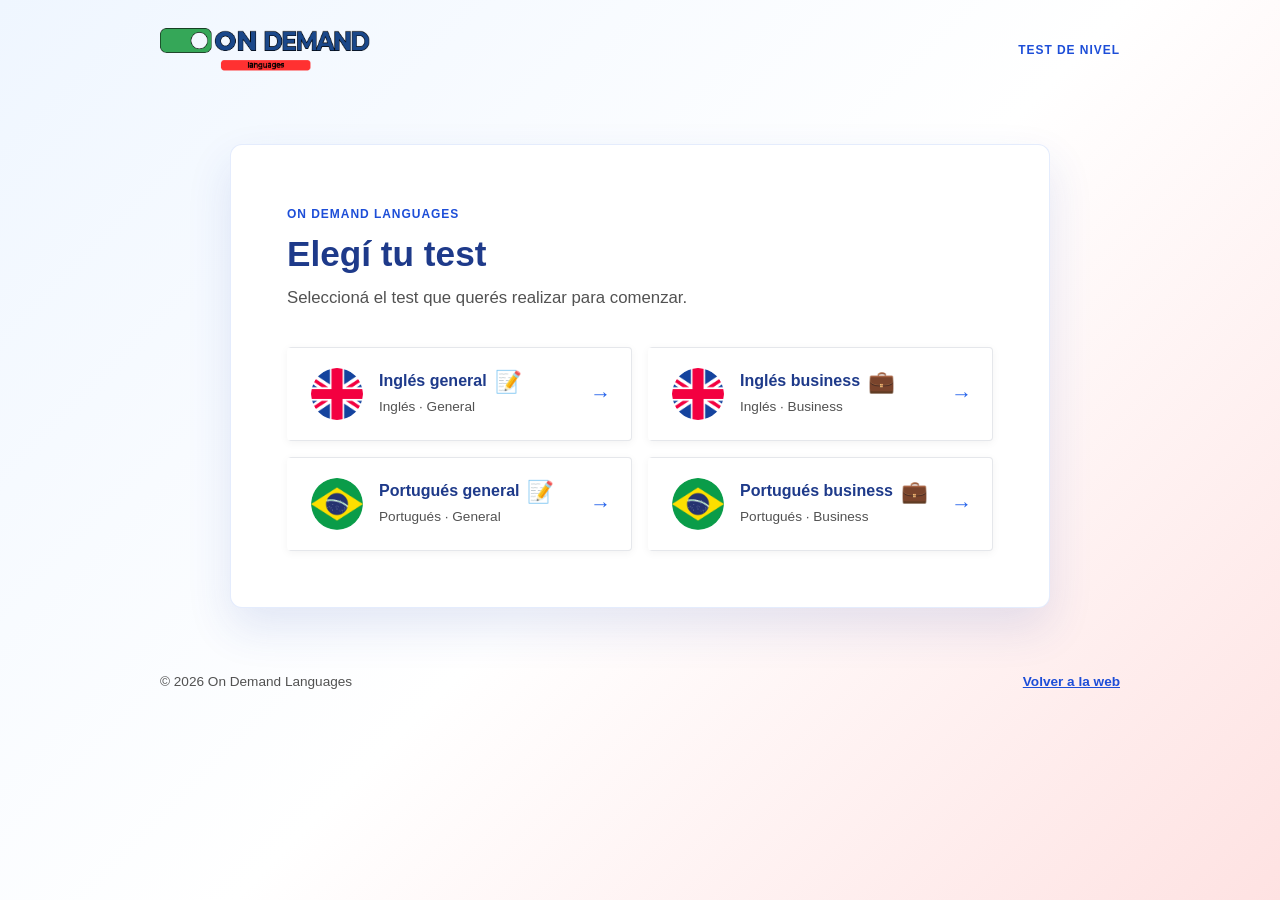
<file: pages/test.html>
<!DOCTYPE html>
<html lang="es">

<head>
  <meta charset="UTF-8">
  <meta name="viewport" content="width=device-width, initial-scale=1.0">
  <meta name="description" content="Evaluá tu nivel de idiomas en On Demand Languages.">
  <title>Evaluá tu nivel | On Demand Languages</title>
  <link rel="icon" href="../assets/mini-logo.png" type="image/png">
  <link rel="stylesheet" href="../css/pages/test.css?v=2.0">
</head>

<body class="odl-test-body">
  <main class="odl-test-shell">
    <header class="odl-test-header">
      <a class="odl-test-brand" href="../index.html" aria-label="Volver a On Demand Languages">
        <img src="../assets/logo-blue.png" alt="On Demand Languages">
      </a>
      <span class="odl-test-kicker">Test de nivel</span>
    </header>

    <div id="testError" class="odl-test-alert odl-test-alert--error" role="alert" hidden></div>

    <section id="selectionView" class="odl-test-view odl-test-selection" aria-labelledby="selectionTitle" hidden>
      <div class="odl-test-intro">
        <span class="odl-test-eyebrow">On Demand Languages</span>
        <h1 id="selectionTitle">Elegí tu test</h1>
        <p>Seleccioná el test que querés realizar para comenzar.</p>
      </div>
      <div id="testSelectionGrid" class="odl-test-selection-grid"></div>
    </section>

    <section id="startView" class="odl-test-view" aria-labelledby="testTitle">
      <div class="odl-test-intro">
        <span class="odl-test-eyebrow">On Demand Languages</span>
        <h1 id="testTitle">Test de nivel</h1>
        <p id="testDescription">Completá esta evaluación para obtener una estimación orientativa de tu nivel.</p>
      </div>

      <form id="testStartForm" class="odl-test-form" novalidate>
        <div class="odl-test-field">
          <label for="testName">Nombre <span aria-hidden="true">*</span></label>
          <input id="testName" name="name" type="text" autocomplete="given-name" required>
          <p class="odl-test-field-error" data-error-for="name" hidden></p>
        </div>

        <div class="odl-test-field">
          <label for="testSurname">Apellido <span aria-hidden="true">*</span></label>
          <input id="testSurname" name="surname" type="text" autocomplete="family-name" required>
          <p class="odl-test-field-error" data-error-for="surname" hidden></p>
        </div>

        <div class="odl-test-field">
          <label for="testEmail">Email <span aria-hidden="true">*</span></label>
          <input id="testEmail" name="email" type="email" autocomplete="email" required>
          <p class="odl-test-field-error" data-error-for="email" hidden></p>
        </div>

        <div class="odl-test-field">
          <label for="testPhone">Teléfono <span aria-hidden="true">*</span></label>
          <input id="testPhone" name="phone" type="tel" autocomplete="tel" required>
          <p class="odl-test-field-error" data-error-for="phone" hidden></p>
        </div>

        <label class="odl-test-consent" for="privacyConsent">
          <input id="privacyConsent" name="privacyConsent" type="checkbox" required>
          <span>Acepto la <a href="privacidad.html" target="_blank" rel="noopener noreferrer" style="text-decoration: underline; color: inherit;">política de privacidad</a> y el uso de mis datos para fines comerciales.</span>
        </label>
        <p class="odl-test-field-error" data-error-for="privacy" hidden></p>

        <button class="odl-test-button" type="submit">Continuar</button>
      </form>
    </section>

    <section id="instructionsView" class="odl-test-view odl-test-instructions" aria-labelledby="instructionsTitle"
      hidden>
      <div class="odl-test-intro">
        <span class="odl-test-eyebrow">Antes de comenzar</span>
        <h1 id="instructionsTitle">Instrucciones del test</h1>
        <p id="instructionsDescription">Leé estas indicaciones antes de iniciar la evaluación.</p>
      </div>

      <ul class="odl-test-instructions-list">
        <li>El test tiene 25 preguntas en total.</li>
        <li>¡Tranquilo! No hay tiempo límite.</li>
        <li>Solo hay una respuesta correcta por pregunta.</li>
        <li>Podés volver atrás para revisar tus respuestas.</li>
        <li>Al finalizar vas a poder ver tu puntuación y tu nivel estimado.</li>
      </ul>

      <button id="startQuizButton" class="odl-test-button" type="button">Comenzar test</button>
    </section>

    <section id="quizView" class="odl-test-view" aria-labelledby="quizTitle" hidden>
      <div class="odl-test-progress-header">
        <div>
          <span class="odl-test-eyebrow">Test de nivel</span>
          <h1 id="quizTitle">Inglés general</h1>
        </div>
        <p id="quizDescription" class="odl-test-quiz-description">Elegí solo una opción por pregunta.</p>
        <p id="quizProgress">Página 1 de 5</p>
      </div>
      <div class="odl-test-progress-track" aria-hidden="true"><span id="quizProgressBar"></span></div>
      <div id="questionList" class="odl-test-question-list"></div>
      <p id="quizError" class="odl-test-inline-error" role="alert" hidden></p>
      <div class="odl-test-actions">
        <button id="previousButton" class="odl-test-button odl-test-button--secondary" type="button">Anterior</button>
        <button id="nextButton" class="odl-test-button" type="button">Siguiente</button>
      </div>
    </section>

    <section id="resultView" class="odl-test-view odl-test-result" aria-labelledby="resultTitle" hidden>
    </section>

    <footer class="odl-test-footer">
      <span>© 2026 On Demand Languages</span>
      <a href="../index.html">Volver a la web</a>
    </footer>
  </main>

  <script src="../js/test.js" type="module"></script>
</body>

</html>
</file>
<file: css/variables.css>
/**
 * VARIABLES CSS - Academia de Idiomas
 * Paleta: Azules principales + Acentos rojos
 * Estilo: Moderno educativo profesional
 */

:root {
  /* ========== COLORES PRIMARIOS (Azules) ========== */
  --color-primary-50: #eff6ff;
  --color-primary-100: #dbeafe;
  --color-primary-200: #bfdbfe;
  --color-primary-300: #93c5fd;
  --color-primary-400: #60a5fa;
  --color-primary-500: #3b82f6;
  --color-primary-600: #2563eb;
  --color-primary-700: #1d4ed8;
  --color-primary-800: #1e40af;
  --color-primary-900: #1e3a8a;
  --color-primary-950: #172554;

  /* ========== COLORES DE ACENTO (Rojos) ========== */
  --color-accent-50: #fef2f2;
  --color-accent-100: #fee2e2;
  --color-accent-200: #fecaca;
  --color-accent-300: #fca5a5;
  --color-accent-400: #f87171;
  --color-accent-500: #ef4444;
  --color-accent-600: #dc2626;
  --color-accent-700: #b91c1c;
  --color-accent-800: #991b1b;
  --color-accent-900: #7f1d1d;
  --color-accent-950: #450a0a;

  /* ========== COLORES NEUTROS ========== */
  --color-neutral-50: #fafafa;
  --color-neutral-100: #f5f5f5;
  --color-neutral-200: #e5e5e5;
  --color-neutral-300: #d4d4d4;
  --color-neutral-400: #a3a3a3;
  --color-neutral-500: #737373;
  --color-neutral-600: #525252;
  --color-neutral-700: #404040;
  --color-neutral-800: #262626;
  --color-neutral-900: #171717;
  --color-neutral-950: #0a0a0a;

  /* ========== COLORES SEMÁNTICOS ========== */
  --color-success: #22c55e;
  --color-success-light: #dcfce7;
  --color-warning: #f59e0b;
  --color-warning-light: #fef3c7;
  --color-error: #ef4444;
  --color-error-light: #fee2e2;
  --color-info: #3b82f6;
  --color-info-light: #dbeafe;

  /* ========== COLORES DE TEXTO ========== */
  --text-primary: var(--color-neutral-900);
  --text-secondary: var(--color-neutral-600);
  --text-muted: var(--color-neutral-500);
  --text-light: var(--color-neutral-100);
  --text-on-primary: #ffffff;
  --text-on-dark: #ffffff;

  /* ========== COLORES DE FONDO ========== */
  --bg-primary: #ffffff;
  --bg-secondary: var(--color-neutral-50);
  --bg-tertiary: var(--color-neutral-100);
  --bg-dark: var(--color-neutral-900);

  /* ========== TIPOGRAFÍA ========== */
  --font-family-primary: 'Inter', -apple-system, BlinkMacSystemFont, 'Segoe UI', Roboto, 'Helvetica Neue', Arial, sans-serif;
  --font-family-heading: 'Inter', -apple-system, BlinkMacSystemFont, 'Segoe UI', Roboto, sans-serif;
  
  --font-size-xs: 0.75rem;      /* 12px */
  --font-size-sm: 0.875rem;     /* 14px */
  --font-size-base: 1rem;       /* 16px */
  --font-size-lg: 1.125rem;     /* 18px */
  --font-size-xl: 1.25rem;      /* 20px */
  --font-size-2xl: 1.5rem;      /* 24px */
  --font-size-3xl: 1.875rem;    /* 30px */
  --font-size-4xl: 2.25rem;     /* 36px */
  --font-size-5xl: 3rem;        /* 48px */
  --font-size-6xl: 3.75rem;     /* 60px */

  --font-weight-light: 300;
  --font-weight-normal: 400;
  --font-weight-medium: 500;
  --font-weight-semibold: 600;
  --font-weight-bold: 700;
  --font-weight-extrabold: 800;

  --line-height-tight: 1.25;
  --line-height-normal: 1.5;
  --line-height-relaxed: 1.75;

  /* ========== ESPACIADO ========== */
  --space-0: 0;
  --space-1: 0.25rem;   /* 4px */
  --space-2: 0.5rem;    /* 8px */
  --space-3: 0.75rem;   /* 12px */
  --space-4: 1rem;      /* 16px */
  --space-5: 1.25rem;   /* 20px */
  --space-6: 1.5rem;    /* 24px */
  --space-8: 2rem;      /* 32px */
  --space-10: 2.5rem;   /* 40px */
  --space-12: 3rem;     /* 48px */
  --space-16: 4rem;     /* 64px */
  --space-20: 5rem;     /* 80px */
  --space-24: 6rem;     /* 96px */

  /* ========== BORDES Y RADIUS ========== */
  --border-width-thin: 1px;
  --border-width-medium: 2px;
  --border-width-thick: 4px;

  --radius-sm: 0.25rem;   /* 4px */
  --radius-md: 0.375rem;  /* 6px */
  --radius-lg: 0.5rem;    /* 8px */
  --radius-xl: 0.75rem;   /* 12px */
  --radius-2xl: 1rem;     /* 16px */
  --radius-full: 9999px;

  /* ========== SOMBRAS ========== */
  --shadow-sm: 0 1px 2px 0 rgba(0, 0, 0, 0.05);
  --shadow-md: 0 4px 6px -1px rgba(0, 0, 0, 0.1), 0 2px 4px -2px rgba(0, 0, 0, 0.1);
  --shadow-lg: 0 10px 15px -3px rgba(0, 0, 0, 0.1), 0 4px 6px -4px rgba(0, 0, 0, 0.1);
  --shadow-xl: 0 20px 25px -5px rgba(0, 0, 0, 0.1), 0 8px 10px -6px rgba(0, 0, 0, 0.1);
  --shadow-2xl: 0 25px 50px -12px rgba(0, 0, 0, 0.25);
  --shadow-inner: inset 0 2px 4px 0 rgba(0, 0, 0, 0.05);

  /* ========== TRANSICIONES ========== */
  --transition-fast: 150ms ease;
  --transition-normal: 250ms ease;
  --transition-slow: 350ms ease;

  /* ========== Z-INDEX ========== */
  --z-dropdown: 100;
  --z-sticky: 200;
  --z-fixed: 300;
  --z-modal-backdrop: 400;
  --z-modal: 500;
  --z-popover: 600;
  --z-tooltip: 700;

  /* ========== CONTAINER ========== */
  --container-max-width: 1280px;
  --container-padding: var(--space-4);
}

/* ========== BREAKPOINTS (referencia) ========== */
/* sm: 640px */
/* md: 768px */
/* lg: 1024px */
/* xl: 1280px */
/* 2xl: 1536px */
</file>
<file: css/layout.css>
/**
 * LAYOUT CSS - Academia de Idiomas
 * Estructuras de layout reutilizables
 */

/* ========== CONTAINER ========== */
.container {
  width: 100%;
  max-width: var(--container-max-width);
  margin-left: auto;
  margin-right: auto;
  padding-left: var(--container-padding);
  padding-right: var(--container-padding);
}

.container--narrow {
  max-width: 768px;
}

.container--wide {
  max-width: 1440px;
}

.container--full {
  max-width: none;
}

/* ========== GRID SYSTEM ========== */
.grid {
  display: grid;
  gap: var(--space-6);
}

.grid--2 {
  grid-template-columns: repeat(2, 1fr);
}

.grid--3 {
  grid-template-columns: repeat(3, 1fr);
}

.grid--4 {
  grid-template-columns: repeat(4, 1fr);
}

.grid--auto {
  grid-template-columns: repeat(auto-fit, minmax(280px, 1fr));
}

/* ========== FLEX UTILITIES ========== */
.flex {
  display: flex;
}

.flex-col {
  flex-direction: column;
}

.flex-wrap {
  flex-wrap: wrap;
}

.items-center {
  align-items: center;
}

.items-start {
  align-items: flex-start;
}

.items-end {
  align-items: flex-end;
}

.justify-center {
  justify-content: center;
}

.justify-between {
  justify-content: space-between;
}

.justify-end {
  justify-content: flex-end;
}

.gap-2 {
  gap: var(--space-2);
}

.gap-4 {
  gap: var(--space-4);
}

.gap-6 {
  gap: var(--space-6);
}

.gap-8 {
  gap: var(--space-8);
}

/* ========== SECTIONS ========== */
.section {
  padding-top: var(--space-16);
  padding-bottom: var(--space-16);
}

.section--sm {
  padding-top: var(--space-10);
  padding-bottom: var(--space-10);
}

.section--lg {
  padding-top: var(--space-24);
  padding-bottom: var(--space-24);
}

.section--primary {
  background-color: var(--color-primary-600);
  color: var(--text-on-primary);
}

.section--secondary {
  background-color: var(--bg-secondary);
}

.section--dark {
  background-color: var(--bg-dark);
  color: var(--text-on-dark);
}

/* ========== SPACING UTILITIES ========== */
/* Margin */
.mt-4 { margin-top: var(--space-4); }
.mt-6 { margin-top: var(--space-6); }
.mt-8 { margin-top: var(--space-8); }
.mt-12 { margin-top: var(--space-12); }

.mb-4 { margin-bottom: var(--space-4); }
.mb-6 { margin-bottom: var(--space-6); }
.mb-8 { margin-bottom: var(--space-8); }
.mb-12 { margin-bottom: var(--space-12); }

.mx-auto { margin-left: auto; margin-right: auto; }

/* Padding */
.p-4 { padding: var(--space-4); }
.p-6 { padding: var(--space-6); }
.p-8 { padding: var(--space-8); }

.py-4 { padding-top: var(--space-4); padding-bottom: var(--space-4); }
.py-6 { padding-top: var(--space-6); padding-bottom: var(--space-6); }
.py-8 { padding-top: var(--space-8); padding-bottom: var(--space-8); }

.px-4 { padding-left: var(--space-4); padding-right: var(--space-4); }
.px-6 { padding-left: var(--space-6); padding-right: var(--space-6); }

/* ========== TEXT ALIGNMENT ========== */
.text-center { text-align: center; }
.text-left { text-align: left; }
.text-right { text-align: right; }

/* ========== VISIBILITY ========== */
.sr-only {
  position: absolute;
  width: 1px;
  height: 1px;
  padding: 0;
  margin: -1px;
  overflow: hidden;
  clip: rect(0, 0, 0, 0);
  white-space: nowrap;
  border: 0;
}

.hidden {
  display: none !important;
}

/* ========== RESPONSIVE ========== */
@media (max-width: 1024px) {
  .grid--4 {
    grid-template-columns: repeat(2, 1fr);
  }
  
  .section {
    padding-top: var(--space-12);
    padding-bottom: var(--space-12);
  }
}

@media (max-width: 768px) {
  .grid--2,
  .grid--3,
  .grid--4 {
    grid-template-columns: 1fr;
  }
  
  .section {
    padding-top: var(--space-10);
    padding-bottom: var(--space-10);
  }
  
  .section--lg {
    padding-top: var(--space-16);
    padding-bottom: var(--space-16);
  }
}
</file>
<file: css/components.css>
/**
 * COMPONENTS CSS - Academia de Idiomas
 * Componentes reutilizables: botones, cards, forms, navbar, etc.
 */

/* ========== BUTTONS ========== */
.btn {
  display: inline-flex;
  align-items: center;
  justify-content: center;
  gap: var(--space-2);
  padding: var(--space-3) var(--space-6);
  font-size: var(--font-size-base);
  font-weight: var(--font-weight-medium);
  line-height: var(--line-height-tight);
  border-radius: var(--radius-lg);
  transition: all var(--transition-fast);
  cursor: pointer;
  border: var(--border-width-medium) solid transparent;
  white-space: nowrap;
}

.btn:disabled {
  opacity: 0.6;
  cursor: not-allowed;
}

/* Variantes de botones */
.btn--primary {
  background-color: var(--color-primary-600);
  color: var(--text-on-primary);
  border-color: var(--color-primary-600);
}

.btn--primary:hover:not(:disabled) {
  background-color: var(--color-primary-700);
  border-color: var(--color-primary-700);
  transform: scale(1.05);
  box-shadow: var(--shadow-md);
}

.btn--secondary {
  background-color: transparent;
  color: var(--color-primary-600);
  border-color: var(--color-primary-600);
}

.btn--secondary:hover:not(:disabled) {
  background-color: var(--color-primary-50);
  transform: scale(1.05);
}

.btn--accent {
  background-color: var(--color-accent-600);
  color: var(--text-on-primary);
  border-color: var(--color-accent-600);
}

.btn--accent:hover:not(:disabled) {
  background-color: var(--color-accent-700);
  border-color: var(--color-accent-700);
  transform: scale(1.05);
  box-shadow: var(--shadow-md);
}

.btn--ghost {
  background-color: transparent;
  color: var(--text-primary);
  border-color: transparent;
}

.btn--ghost:hover:not(:disabled) {
  background-color: var(--bg-tertiary);
  transform: scale(1.05);
}

.btn--outline-light {
  background-color: transparent;
  color: var(--text-light);
  border-color: rgba(255, 255, 255, 0.3);
}

.btn--outline-light:hover:not(:disabled) {
  background-color: rgba(255, 255, 255, 0.1);
  border-color: rgba(255, 255, 255, 0.5);
  transform: scale(1.05);
}

/* Tamaños de botones */
.btn--sm {
  padding: var(--space-2) var(--space-4);
  font-size: var(--font-size-sm);
}

.btn--lg {
  padding: var(--space-4) var(--space-8);
  font-size: var(--font-size-lg);
}

.btn--full {
  width: 100%;
}

.btn--success {
  background-color: var(--color-success, #10b981) !important;
  color: white !important;
  border-color: var(--color-success, #10b981) !important;
}

.btn--error {
  background-color: var(--color-error, #ef4444) !important;
  color: white !important;
  border-color: var(--color-error, #ef4444) !important;
}

/* ========== CARDS ========== */
.card {
  background-color: var(--bg-primary);
  border-radius: var(--radius-xl);
  box-shadow: var(--shadow-md);
  overflow: hidden;
  transition: transform var(--transition-fast), box-shadow var(--transition-fast);
}

.card:hover {
  transform: translateY(-4px);
  box-shadow: var(--shadow-xl);
}

.card__image {
  width: 100%;
  height: 200px;
  object-fit: cover;
}

.card__content {
  padding: var(--space-6);
}

.card__title {
  font-size: var(--font-size-xl);
  font-weight: var(--font-weight-semibold);
  margin-bottom: var(--space-2);
  color: var(--text-primary);
}

.card__description {
  font-size: var(--font-size-base);
  color: var(--text-secondary);
  line-height: var(--line-height-relaxed);
}

.card__footer {
  padding: var(--space-4) var(--space-6);
  border-top: var(--border-width-thin) solid var(--color-neutral-200);
  display: flex;
  align-items: center;
  justify-content: space-between;
}

/* Card horizontal */
.card--horizontal {
  display: flex;
  flex-direction: row;
}

.card--horizontal .card__image {
  width: 40%;
  height: auto;
}

/* ========== FORMS ========== */
.form-group {
  margin-bottom: var(--space-5);
}

.form-label {
  display: block;
  font-size: var(--font-size-sm);
  font-weight: var(--font-weight-medium);
  color: var(--text-primary);
  margin-bottom: var(--space-2);
}

.form-label--required::after {
  content: ' *';
  color: var(--color-accent-500);
}

.form-input,
.form-select,
.form-textarea {
  width: 100%;
  padding: var(--space-3) var(--space-4);
  font-size: var(--font-size-base);
  color: var(--text-primary);
  background-color: var(--bg-primary);
  border: var(--border-width-thin) solid var(--color-neutral-300);
  border-radius: var(--radius-lg);
  transition: border-color var(--transition-fast), box-shadow var(--transition-fast);
}

.form-input:focus,
.form-select:focus,
.form-textarea:focus {
  border-color: var(--color-primary-500);
  box-shadow: 0 0 0 3px var(--color-primary-100);
}

.form-input::placeholder {
  color: var(--text-muted);
}

.form-input--error,
.form-select--error,
.form-textarea--error {
  border-color: var(--color-error);
}

.form-input--error:focus,
.form-select--error:focus,
.form-textarea--error:focus {
  box-shadow: 0 0 0 3px var(--color-error-light);
}

.form-error {
  display: flex;
  align-items: center;
  gap: var(--space-2);
  margin-top: var(--space-2);
  font-size: var(--font-size-sm);
  color: var(--color-error);
}

.form-hint {
  margin-top: var(--space-2);
  font-size: var(--font-size-sm);
  color: var(--text-muted);
}

/* Checkbox y Radio */
.form-check {
  display: flex;
  align-items: flex-start;
  gap: var(--space-3);
  cursor: pointer;
}

.form-check__input {
  width: 1.25rem;
  height: 1.25rem;
  margin-top: 0.125rem;
  accent-color: var(--color-primary-600);
  cursor: pointer;
}

.form-check__label {
  font-size: var(--font-size-sm);
  color: var(--text-secondary);
}

/* ========== NAVBAR ========== */
.navbar {
  position: fixed;
  top: 0;
  left: 0;
  right: 0;
  z-index: var(--z-fixed);
  background-color: var(--bg-primary);
  box-shadow: var(--shadow-sm);
  transition: box-shadow var(--transition-fast);
}

.navbar--scrolled {
  box-shadow: var(--shadow-md);
}

.navbar__container {
  display: flex;
  align-items: center;
  justify-content: space-between;
  height: 72px;
}

.navbar__logo {
  display: flex;
  align-items: center;
  width: 180px;
}

.navbar__menu {
  display: flex;
  align-items: center;
  gap: var(--space-8);
}

.navbar__link {
  font-size: var(--font-size-base);
  font-weight: var(--font-weight-medium);
  color: var(--text-secondary);
  transition: color var(--transition-fast);
  position: relative;
}

.navbar__link:hover,
.navbar__link--active {
  color: var(--color-primary-600);
}

.navbar__link--active::after {
  content: '';
  position: absolute;
  bottom: -4px;
  left: 0;
  right: 0;
  height: 2px;
  background-color: var(--color-primary-600);
  border-radius: var(--radius-full);
}

.navbar__actions {
  display: flex;
  align-items: center;
  gap: var(--space-4);
}

/* Bloquear TEMPORALMENTE el menú y acciones en móvil de inicio de sesión y resgistro */
.navbar__actions,
.navbar__mobile-menu .mt-4 {
  visibility: hidden;
}

/* Mobile menu toggle */
.navbar__toggle {
  display: none;
  flex-direction: column;
  gap: 5px;
  padding: var(--space-2);
  background: none;
  border: none;
  cursor: pointer;
}

.navbar__toggle-bar {
  width: 24px;
  height: 2px;
  background-color: var(--text-primary);
  transition: all var(--transition-fast);
  border-radius: var(--radius-full);
}

.navbar__toggle--active .navbar__toggle-bar:nth-child(1) {
  transform: rotate(45deg) translate(5px, 5px);
}

.navbar__toggle--active .navbar__toggle-bar:nth-child(2) {
  opacity: 0;
}

.navbar__toggle--active .navbar__toggle-bar:nth-child(3) {
  transform: rotate(-45deg) translate(5px, -5px);
}

/* Mobile menu */
.navbar__mobile-menu {
  display: none;
  position: absolute;
  top: 72px;
  left: 0;
  right: 0;
  background-color: var(--bg-primary);
  padding: var(--space-6);
  box-shadow: var(--shadow-lg);
  flex-direction: column;
  gap: var(--space-4);
}

.navbar__mobile-menu--open {
  display: flex;
}

/* ========== ALERTS ========== */
.alert {
  display: flex;
  align-items: flex-start;
  gap: var(--space-3);
  padding: var(--space-4);
  border-radius: var(--radius-lg);
  font-size: var(--font-size-sm);
}

.alert--success {
  background-color: var(--color-success-light);
  color: var(--color-success);
  border: var(--border-width-thin) solid var(--color-success);
}

.alert--error {
  background-color: var(--color-error-light);
  color: var(--color-error);
  border: var(--border-width-thin) solid var(--color-error);
}

.alert--warning {
  background-color: var(--color-warning-light);
  color: var(--color-warning);
  border: var(--border-width-thin) solid var(--color-warning);
}

.alert--info {
  background-color: var(--color-info-light);
  color: var(--color-info);
  border: var(--border-width-thin) solid var(--color-info);
}

/* ========== BADGES ========== */
.badge {
  display: inline-flex;
  align-items: center;
  padding: var(--space-1) var(--space-3);
  font-size: var(--font-size-xs);
  font-weight: var(--font-weight-semibold);
  border-radius: var(--radius-full);
}

.badge--primary {
  background-color: var(--color-primary-100);
  color: var(--color-primary-700);
}

.badge--accent {
  background-color: var(--color-accent-100);
  color: var(--color-accent-700);
}

.badge--success {
  background-color: var(--color-success-light);
  color: var(--color-success);
}

.badge--neutral {
  background-color: var(--color-neutral-200);
  color: var(--color-neutral-700);
}

/* ========== TABS ========== */
.tabs {
  display: flex;
  gap: var(--space-2);
  border-bottom: var(--border-width-thin) solid var(--color-neutral-200);
  margin-bottom: var(--space-6);
}

.tab {
  padding: var(--space-3) var(--space-4);
  font-size: var(--font-size-sm);
  font-weight: var(--font-weight-medium);
  color: var(--text-muted);
  border-bottom: var(--border-width-medium) solid transparent;
  margin-bottom: -1px;
  transition: all var(--transition-fast);
  cursor: pointer;
}

.tab:hover {
  color: var(--text-primary);
}

.tab--active {
  color: var(--color-primary-600);
  border-bottom-color: var(--color-primary-600);
}

/* ========== MODAL ========== */
.modal-overlay {
  position: fixed;
  inset: 0;
  background-color: rgba(0, 0, 0, 0.5);
  display: flex;
  align-items: center;
  justify-content: center;
  z-index: var(--z-modal-backdrop);
  opacity: 0;
  visibility: hidden;
  transition: all var(--transition-normal);
}

.modal-overlay--open {
  opacity: 1;
  visibility: visible;
}

.modal {
  background-color: var(--bg-primary);
  border-radius: var(--radius-2xl);
  box-shadow: var(--shadow-2xl);
  max-width: 500px;
  width: 90%;
  max-height: 90vh;
  overflow: auto;
  transform: scale(0.95);
  transition: transform var(--transition-normal);
}

.modal-overlay--open .modal {
  transform: scale(1);
}

.modal__header {
  display: flex;
  align-items: center;
  justify-content: space-between;
  padding: var(--space-6);
  border-bottom: var(--border-width-thin) solid var(--color-neutral-200);
}

.modal__title {
  font-size: var(--font-size-xl);
  font-weight: var(--font-weight-semibold);
}

.modal__close {
  width: 32px;
  height: 32px;
  display: flex;
  align-items: center;
  justify-content: center;
  border-radius: var(--radius-md);
  color: var(--text-muted);
  transition: all var(--transition-fast);
}

.modal__close:hover {
  background-color: var(--bg-tertiary);
  color: var(--text-primary);
}

.modal__body {
  padding: var(--space-6);
}

.modal__footer {
  display: flex;
  justify-content: flex-end;
  gap: var(--space-3);
  padding: var(--space-6);
  border-top: var(--border-width-thin) solid var(--color-neutral-200);
}

/* ========== RESPONSIVE ========== */
@media (max-width: 768px) {
  .navbar__menu,
  .navbar__actions,
  .navbar__test-link {
    display: none;
  }
  
  .navbar__toggle {
    display: flex;
  }
  
  .card--horizontal {
    flex-direction: column;
  }
  
  .card--horizontal .card__image {
    width: 100%;
    height: 200px;
  }
  
  .tabs {
    overflow-x: auto;
    -webkit-overflow-scrolling: touch;
  }
}
</file>
<file: css/utilities.css>
/**
 * UTILITIES CSS - Academia de Idiomas
 * Clases utilitarias adicionales
 */

/* ========== TYPOGRAPHY ========== */
.text-xs { font-size: var(--font-size-xs); }
.text-sm { font-size: var(--font-size-sm); }
.text-base { font-size: var(--font-size-base); }
.text-lg { font-size: var(--font-size-lg); }
.text-xl { font-size: var(--font-size-xl); }
.text-2xl { font-size: var(--font-size-2xl); }
.text-3xl { font-size: var(--font-size-3xl); }
.text-4xl { font-size: var(--font-size-4xl); }

.font-light { font-weight: var(--font-weight-light); }
.font-normal { font-weight: var(--font-weight-normal); }
.font-medium { font-weight: var(--font-weight-medium); }
.font-semibold { font-weight: var(--font-weight-semibold); }
.font-bold { font-weight: var(--font-weight-bold); }

.text-primary { color: var(--text-primary); }
.text-secondary { color: var(--text-secondary); }
.text-muted { color: var(--text-muted); }
.text-light { color: var(--text-light); }

.text-blue { color: var(--color-primary-600); }
.text-red { color: var(--color-accent-600); }
.text-green { color: var(--color-success); }

/* ========== BACKGROUNDS ========== */
.bg-white { background-color: var(--bg-primary); }
.bg-gray { background-color: var(--bg-secondary); }
.bg-dark { background-color: var(--bg-dark); }
.bg-blue { background-color: var(--color-primary-600); }
.bg-red { background-color: var(--color-accent-600); }

/* ========== BORDERS ========== */
.border { border: var(--border-width-thin) solid var(--color-neutral-200); }
.border-t { border-top: var(--border-width-thin) solid var(--color-neutral-200); }
.border-b { border-bottom: var(--border-width-thin) solid var(--color-neutral-200); }

.rounded-sm { border-radius: var(--radius-sm); }
.rounded-md { border-radius: var(--radius-md); }
.rounded-lg { border-radius: var(--radius-lg); }
.rounded-xl { border-radius: var(--radius-xl); }
.rounded-full { border-radius: var(--radius-full); }

/* ========== SHADOWS ========== */
.shadow-sm { box-shadow: var(--shadow-sm); }
.shadow-md { box-shadow: var(--shadow-md); }
.shadow-lg { box-shadow: var(--shadow-lg); }
.shadow-none { box-shadow: none; }

/* ========== WIDTH/HEIGHT ========== */
.w-full { width: 100%; }
.w-auto { width: auto; }
.h-full { height: 100%; }
.min-h-screen { min-height: 100vh; }

/* ========== DISPLAY ========== */
.block { display: block; }
.inline { display: inline; }
.inline-block { display: inline-block; }
.flex { display: flex; }
.grid { display: grid; }

/* ========== POSITION ========== */
.relative { position: relative; }
.absolute { position: absolute; }
.fixed { position: fixed; }
.sticky { position: sticky; }

/* ========== OVERFLOW ========== */
.overflow-hidden { overflow: hidden; }
.overflow-auto { overflow: auto; }
.overflow-x-auto { overflow-x: auto; }
.overflow-y-auto { overflow-y: auto; }

/* ========== CURSOR ========== */
.cursor-pointer { cursor: pointer; }
.cursor-not-allowed { cursor: not-allowed; }

/* ========== OPACITY ========== */
.opacity-50 { opacity: 0.5; }
.opacity-75 { opacity: 0.75; }
.opacity-100 { opacity: 1; }

/* ========== TRANSITIONS ========== */
.transition { transition: all var(--transition-normal); }
.transition-fast { transition: all var(--transition-fast); }

/* ========== HOVER EFFECTS ========== */
.hover-lift:hover {
  transform: translateY(-2px);
  box-shadow: var(--shadow-lg);
}

.hover-scale:hover {
  transform: scale(1.02);
}

/* ========== ANIMATIONS ========== */
@keyframes fadeIn {
  from { opacity: 0; }
  to { opacity: 1; }
}

@keyframes slideUp {
  from { 
    opacity: 0;
    transform: translateY(20px);
  }
  to { 
    opacity: 1;
    transform: translateY(0);
  }
}

@keyframes slideInRight {
  from { 
    opacity: 0;
    transform: translateX(20px);
  }
  to { 
    opacity: 1;
    transform: translateX(0);
  }
}

@keyframes pulse {
  0%, 100% { opacity: 1; }
  50% { opacity: 0.5; }
}

@keyframes spin {
  from { transform: rotate(0deg); }
  to { transform: rotate(360deg); }
}

.animate-fade-in {
  animation: fadeIn var(--transition-normal) ease-out;
}

.animate-slide-up {
  animation: slideUp var(--transition-normal) ease-out;
}

.animate-slide-in-right {
  animation: slideInRight var(--transition-normal) ease-out;
}

.animate-pulse {
  animation: pulse 2s cubic-bezier(0.4, 0, 0.6, 1) infinite;
}

.animate-spin {
  animation: spin 1s linear infinite;
}

/* ========== LOADING SPINNER ========== */
.spinner {
  width: 24px;
  height: 24px;
  border: 3px solid var(--color-neutral-200);
  border-top-color: var(--color-primary-600);
  border-radius: var(--radius-full);
  animation: spin 0.8s linear infinite;
}

.spinner--sm {
  width: 16px;
  height: 16px;
  border-width: 2px;
}

.spinner--lg {
  width: 40px;
  height: 40px;
  border-width: 4px;
}

/* ========== DIVIDER ========== */
.divider {
  height: 1px;
  background-color: var(--color-neutral-200);
  margin: var(--space-6) 0;
}

.divider--vertical {
  width: 1px;
  height: auto;
  margin: 0 var(--space-6);
}

/* ========== AVATAR ========== */
.avatar {
  width: 40px;
  height: 40px;
  border-radius: var(--radius-full);
  object-fit: cover;
  background-color: var(--color-primary-100);
  display: flex;
  align-items: center;
  justify-content: center;
  font-weight: var(--font-weight-semibold);
  color: var(--color-primary-700);
}

.avatar--sm {
  width: 32px;
  height: 32px;
  font-size: var(--font-size-sm);
}

.avatar--lg {
  width: 64px;
  height: 64px;
  font-size: var(--font-size-xl);
}

/* ========== ICON WRAPPER ========== */
.icon-wrapper {
  width: 48px;
  height: 48px;
  border-radius: var(--radius-lg);
  display: flex;
  align-items: center;
  justify-content: center;
  background-color: var(--color-primary-100);
  color: var(--color-primary-600);
}

.icon-wrapper--accent {
  background-color: var(--color-accent-100);
  color: var(--color-accent-600);
}

.icon-wrapper--success {
  background-color: var(--color-success-light);
  color: var(--color-success);
}

/* ========== STATUS INDICATOR ========== */
.status {
  width: 8px;
  height: 8px;
  border-radius: var(--radius-full);
  background-color: var(--color-neutral-400);
}

.status--online {
  background-color: var(--color-success);
}

.status--busy {
  background-color: var(--color-accent-500);
}

.status--away {
  background-color: var(--color-warning);
}

/* ========== RESPONSIVE UTILITIES ========== */
@media (max-width: 768px) {
  .hide-mobile {
    display: none !important;
  }
  
  .text-center-mobile {
    text-align: center;
  }
}

@media (min-width: 769px) {
  .hide-desktop {
    display: none !important;
  }
}
</file>
<file: css/pages/landing.css>
/**
 * LANDING PAGE CSS - Academia de Idiomas
 * Estilos específicos para la página principal
 */

/* ========== HERO SECTION ========== */
.hero {
  position: relative;
  min-height: 100vh;
  display: flex;
  align-items: center;
  justify-content: center;
  background: linear-gradient(135deg, var(--color-primary-900) 0%, var(--color-primary-700) 50%, var(--color-primary-600) 100%);
  color: var(--text-on-primary);
  padding-top: 72px;
  padding-bottom: var(--space-16);
  overflow: hidden;
}

.hero::before {
  content: '';
  position: absolute;
  top: 0;
  left: 0;
  right: 0;
  bottom: 0;
  background-image: url("data:image/svg+xml,%3Csvg width='60' height='60' viewBox='0 0 60 60' xmlns='http://www.w3.org/2000/svg'%3E%3Cg fill='none' fill-rule='evenodd'%3E%3Cg fill='%23ffffff' fill-opacity='0.03'%3E%3Cpath d='M36 34v-4h-2v4h-4v2h4v4h2v-4h4v-2h-4zm0-30V0h-2v4h-4v2h4v4h2V6h4V4h-4zM6 34v-4H4v4H0v2h4v4h2v-4h4v-2H6zM6 4V0H4v4H0v2h4v4h2V6h4V4H6z'/%3E%3C/g%3E%3C/g%3E%3C/svg%3E");
  opacity: 0.5;
}

.hero__container {
  position: relative;
  z-index: 1;
}

.hero__content {
  max-width: 640px;
}

.hero__badge {
  display: inline-flex;
  align-items: center;
  gap: var(--space-2);
  padding: var(--space-2) var(--space-4);
  background-color: rgba(255, 255, 255, 0.1);
  border: 1px solid rgba(255, 255, 255, 0.2);
  border-radius: var(--radius-full);
  font-size: var(--font-size-sm);
  margin-bottom: var(--space-6);
  backdrop-filter: blur(8px);
}

.hero__badge-dot {
  width: 8px;
  height: 8px;
  background-color: var(--color-accent-400);
  border-radius: var(--radius-full);
  animation: pulse 2s infinite;
}

.hero__title {
  font-size: var(--font-size-5xl);
  font-weight: var(--font-weight-extrabold);
  line-height: var(--line-height-tight);
  margin: 32px 0 var(--space-6);
}

.hero__title-accent {
  color: var(--color-accent-400);
}

.hero__description {
  font-size: var(--font-size-lg);
  line-height: var(--line-height-relaxed);
  opacity: 0.9;
  margin-bottom: var(--space-8);
  max-width: 520px;
}

.hero__actions {
  display: flex;
  gap: var(--space-4);
  flex-wrap: wrap;
}

@media (min-width: 769px) {
  .hero__actions {
    flex-wrap: nowrap;
  }
}

.hero__test-link {
  background-color: #22a06b;
  border-color: #22a06b;
  font-weight: var(--font-weight-bold);
  box-shadow: 0 6px 16px rgba(34, 160, 107, 0.22);
}

.hero__test-link:hover:not(:disabled) {
  background-color: #188653;
  border-color: #188653;
}

.hero__stats {
  display: flex;
  gap: var(--space-12);
  margin-top: var(--space-12);
  padding-top: var(--space-8);
  border-top: 1px solid rgba(255, 255, 255, 0.2);
}

.hero__stat {
  text-align: center;
}

.hero__stat-value {
  font-size: var(--font-size-3xl);
  font-weight: var(--font-weight-bold);
  color: var(--color-accent-400);
}

.hero__stat-label {
  font-size: var(--font-size-sm);
  opacity: 0.8;
  margin-top: var(--space-1);
}

.hero__image {
  position: absolute;
  right: 0;
  top: 50%;
  transform: translateY(-50%);
  width: 45%;
  max-width: 600px;
  opacity: 0.9;
}

/* ========== COURSES SECTION ========== */
.courses {
  background-color: var(--bg-secondary);
}

.courses__header {
  text-align: center;
  max-width: 750px;
  margin: 0 auto var(--space-12);
}

.courses__title {
  font-size: var(--font-size-4xl);
  font-weight: var(--font-weight-bold);
  color: var(--text-primary);
  margin-bottom: var(--space-4);
}

.courses__description {
  font-size: var(--font-size-lg);
  color: var(--text-secondary);
}

.courses__grid {
  display: grid;
  grid-template-columns: repeat(auto-fit, minmax(320px, 1fr));
  gap: var(--space-8);
}

.course-card {
  background-color: var(--bg-primary);
  border-radius: var(--radius-xl);
  overflow: hidden;
  box-shadow: var(--shadow-md);
  transition: all var(--transition-fast);
}

.course-card:hover {
  transform: translateY(-8px);
  box-shadow: var(--shadow-xl);
}

.course-card__header {
  padding: var(--space-6);
  display: flex;
  align-items: center;
  gap: var(--space-4);
}

.course-card__icon {
  width: 56px;
  height: 56px;
  border-radius: var(--radius-lg);
  display: flex;
  align-items: center;
  justify-content: center;
  font-size: var(--font-size-2xl);
}

.course-card__icon--corporate {
  background: rgb(255, 187, 142);
  border-radius: 50%;
}

.course-card__icon--online {
  background: rgb(202, 223, 255);
  border-radius: 50%;
}

.course-card__title {
  font-size: var(--font-size-xl);
  font-weight: var(--font-weight-semibold);
  color: var(--text-primary);
}

.course-card__level {
  font-size: var(--font-size-sm);
  color: var(--text-muted);
  margin-top: var(--space-1);
}

.course-card__content {
  padding: 0 var(--space-6) var(--space-6);
}

.course-card__description {
  font-size: var(--font-size-base);
  color: var(--text-secondary);
  line-height: var(--line-height-relaxed);
  margin-bottom: var(--space-4);
}

.course-card__features {
  display: flex;
  flex-direction: column;
  gap: var(--space-2);
}

.course-card__feature {
  display: flex;
  align-items: center;
  gap: var(--space-2);
  font-size: var(--font-size-sm);
  color: var(--text-secondary);
}

.course-card__feature-icon {
  width: 20px;
  height: 20px;
  color: var(--color-primary-600);
}

.course-card__footer {
  display: flex;
  align-items: center;
  justify-content: center;
  padding: var(--space-4) var(--space-6);
  border-top: var(--border-width-thin) solid var(--color-neutral-200);
  background-color: var(--bg-secondary);
}

/* ========== ADVANTAGES SECTION ========== */
.advantages {
  background-color: var(--bg-primary);
}

.advantages__header {
  text-align: center;
  max-width: 750px;
  margin: 0 auto var(--space-12);
}

.advantages__title {
  font-size: var(--font-size-4xl);
  font-weight: var(--font-weight-bold);
  color: var(--text-primary);
  margin-bottom: var(--space-4);
}

.advantages__description {
  font-size: var(--font-size-lg);
  color: var(--text-secondary);
}

.advantages__grid {
  display: grid;
  grid-template-columns: repeat(auto-fit, minmax(280px, 1fr));
  gap: var(--space-8);
  max-width: 1100px;
  margin: 0 auto;
}

.advantage-card {
  text-align: center;
  padding: var(--space-8);
  border-radius: var(--radius-xl);
  transition: all var(--transition-fast);
}

.advantage-card:hover {
  background-color: var(--bg-secondary);
  transform: translateY(-4px);
}

.advantage-card__icon {
  width: 80px;
  height: 80px;
  margin: 0 auto var(--space-6);
  border-radius: var(--radius-xl);
  display: flex;
  align-items: center;
  justify-content: center;
  background: linear-gradient(135deg, var(--color-primary-100), var(--color-primary-200));
  color: var(--color-primary-700);
  font-size: var(--font-size-3xl);
}

.advantage-card__title {
  font-size: var(--font-size-xl);
  font-weight: var(--font-weight-semibold);
  color: var(--text-primary);
  margin-bottom: var(--space-3);
}

.advantage-card__description {
  font-size: var(--font-size-base);
  color: var(--text-secondary);
  line-height: var(--line-height-relaxed);
}

/* ========== CONTACT SECTION ========== */
.contact {
  background: linear-gradient(135deg, var(--color-primary-50), var(--color-primary-100));
}

.contact__container {
  display: grid;
  grid-template-columns: 1fr 1fr;
  gap: var(--space-16);
  align-items: start;
}

.contact__info {
  max-width: 480px;
}

.contact__title {
  font-size: var(--font-size-4xl);
  font-weight: var(--font-weight-bold);
  color: var(--text-primary);
  margin-bottom: var(--space-4);
}

.contact__description {
  font-size: var(--font-size-lg);
  color: var(--text-secondary);
  margin-bottom: var(--space-8);
  line-height: var(--line-height-relaxed);
}

.contact__details {
  display: flex;
  flex-direction: column;
  gap: var(--space-6);
}

.contact__detail {
  display: flex;
  align-items: flex-start;
  gap: var(--space-4);
}

.contact__detail-icon {
  width: 48px;
  height: 48px;
  font-size: var(--font-size-xl);
  border-radius: var(--radius-full);
  background-color: var(--color-primary-200);
  color: white;
  display: flex;
  align-items: center;
  justify-content: center;
  flex-shrink: 0;
}

.contact__detail-content h4 {
  font-size: var(--font-size-base);
  font-weight: var(--font-weight-semibold);
  color: var(--text-primary);
  margin-bottom: var(--space-1);
}

.contact__detail-content p {
  font-size: var(--font-size-base);
  color: var(--text-secondary);
}

.contact__form-wrapper {
  background-color: var(--bg-primary);
  padding: var(--space-8);
  border-radius: var(--radius-2xl);
  box-shadow: var(--shadow-xl);
}

.contact__form-title {
  font-size: var(--font-size-2xl);
  font-weight: var(--font-weight-semibold);
  color: var(--text-primary);
  margin-bottom: var(--space-6);
}

/* ========== FOOTER ========== */
.footer {
  background-color: #1a4789;
  color: var(--text-light);
  padding-top: var(--space-12);
  padding-bottom: var(--space-6);
}

.footer__grid {
  display: grid;
  grid-template-columns: 2fr 1fr 1fr 1fr;
  gap: var(--space-12);
  margin-bottom: var(--space-10);
}

.footer__brand {
  max-width: 320px;
}

.footer__logo img {
  max-width: 250px;  
  margin-bottom: var(--space-4);
}

.footer__description {
  font-size: var(--font-size-base);
  color: var(--color-neutral-300);
  line-height: var(--line-height-relaxed);
  margin-bottom: var(--space-6);
}

.footer__social {
  display: flex;
  gap: var(--space-4);
}

.footer__social-link {
  width: 32px;
  height: 32px;
  transition: all var(--transition-fast);
}

.footer__social-link:hover {
  transform: scale(1.05);
}

.footer__column-title {
  font-size: var(--font-size-base);
  font-weight: var(--font-weight-semibold);
  color: white;
  margin-bottom: var(--space-5);
}

.footer__links {
  display: flex;
  flex-direction: column;
  gap: var(--space-3);
}

.footer__link {
  font-size: var(--font-size-base);
  color: var(--color-neutral-300);
  transition: color var(--transition-fast);
}

.footer__link:hover {
  color: white;
}

.footer__bottom {
  padding-top: var(--space-8);
  border-top: 1px solid var(--color-neutral-400);
  display: flex;
  align-items: center;
  justify-content: space-between;
  flex-wrap: wrap;
  gap: var(--space-4);
}

.footer__copyright {
  font-size: var(--font-size-sm);
  color: var(--color-neutral-400);
}

.footer__legal {
  display: flex;
  gap: var(--space-6);
}

.footer__legal-link {
  font-size: var(--font-size-sm);
  color: var(--color-neutral-400);
  transition: color var(--transition-fast);
}

.footer__legal-link:hover {
  color: white;
}

/* ========== RESPONSIVE ========== */
@media (max-width: 1024px) {
  .hero__image {
    display: none;
  }
  
  .hero__content {
    max-width: 100%;
    text-align: center;
  }
  
  .hero__description {
    margin-left: auto;
    margin-right: auto;
  }
  
  .hero__actions {
    justify-content: center;
  }
  
  .hero__stats {
    justify-content: center;
  }
  
  .contact__container {
    grid-template-columns: 1fr;
    gap: var(--space-12);
  }
  
  .contact__info {
    max-width: 100%;
    text-align: center;
  }
  
  .contact__details {
    align-items: center;
  }
  
  .contact__detail {
    text-align: left;
  }
  
  .footer__grid {
    grid-template-columns: repeat(2, 1fr);
  }
}

@media (max-width: 768px) {
  .hero {
    padding: 120px var(--space-6) var(--space-8);
    min-height: 90vh;
    justify-content: flex-start;
  }
  
  .hero__content {
    margin-top: var(--space-8);
  }
  
  .hero__title {
    font-size: var(--font-size-4xl);
    margin: 32px 0 var(--space-8);
    line-height: 1.2;
  }
  
  .hero__description {
    font-size: var(--font-size-lg);
    margin-bottom: var(--space-8);
  }
  
  .hero__badge {
    padding: var(--space-3) var(--space-5);
    margin-bottom: var(--space-6);
    font-size: var(--font-size-base);
  }
  
  .hero__actions {
    gap: var(--space-3);
  }
  
  .btn--lg {
    padding: var(--space-4) var(--space-8);
    font-size: var(--font-size-base);
  }
  
  .hero__stats {
    flex-direction: row;
    gap: var(--space-6);
    flex-wrap: wrap;
    margin-top: var(--space-6);
    padding-top: var(--space-4);
  }
  
  .hero__stat {
    padding: 0;
  }
  
  .hero__stat-value {
    font-size: var(--font-size-2xl);
  }
  
  .hero__stat-label {
    font-size: var(--font-size-sm);
  }
  
  .contact__form-wrapper {
    padding: var(--space-8);
  }
  
  .contact__form-title {
    font-size: var(--font-size-2xl);
    margin-bottom: var(--space-6);
  }
  
  .courses__title,
  .advantages__title,
  .contact__title {
    font-size: var(--font-size-4xl);
  }
  
  .form-group {
    margin-bottom: var(--space-5);
  }
  
  .contact__info {
    max-width: 100%;
    text-align: left;
  }
  
  .contact__details {
    align-items: flex-start;
  }
  
  .contact__detail {
    text-align: left;
  }
  
  .footer__grid {
    grid-template-columns: 1fr;
    gap: var(--space-8);
  }
  
  .footer__brand {
    max-width: 100%;
    text-align: center;
  }
  
  .footer__social {
    justify-content: center;
  }
  
  .footer__column {
    text-align: center;
  }
  
  .footer__bottom {
    flex-direction: column;
    text-align: center;
  }
}

@media (max-width: 480px) {
  .hero {
    padding: 90px var(--space-5) var(--space-6);
    min-height: 85vh;
    justify-content: flex-start;
  }
  
  .hero__content {
    margin-top: var(--space-4);
  }
  
  .hero__title {
    font-size: var(--font-size-3xl);
    margin: 32px 0 var(--space-6);
    line-height: 1.2;
  }
  
  .hero__description {
    font-size: var(--font-size-base);
    margin-bottom: var(--space-6);
    line-height: 1.6;
  }
  
  .hero__actions {
    flex-direction: column;
    gap: var(--space-2);
    width: 100%;
  }
  
  .btn--lg {
    padding: var(--space-4) var(--space-6);
    font-size: var(--font-size-base);
    width: 100%;
  }
  
  .hero__badge {
    font-size: var(--font-size-sm);
    padding: var(--space-2) var(--space-4);
    margin-bottom: var(--space-4);
  }
  
  .hero__stats {
    flex-direction: row;
    gap: var(--space-3);
    margin-top: var(--space-4);
    padding-top: var(--space-3);
    font-size: var(--font-size-sm);
  }
  
  .hero__stat {
    padding: 0;
  }
  
  .hero__stat-value {
    font-size: var(--font-size-lg);
  }
  
  .hero__stat-label {
    font-size: var(--font-size-xs);
  }
  
  .contact__form-wrapper {
    padding: var(--space-6);
  }
  
  .contact__form-title {
    font-size: var(--font-size-xl);
    margin-bottom: var(--space-5);
  }
  
  .contact__title {
    font-size: var(--font-size-3xl);
  }
  
  .form-group {
    margin-bottom: var(--space-4);
  }
  
  .form-label {
    font-size: var(--font-size-sm);
  }
  
  .contact__info {
    max-width: 100%;
    text-align: left;
  }
  
  .contact__details {
    align-items: flex-start;
  }
  
  .contact__detail {
    text-align: left;
  }
  
  .contact__detail-icon {
    width: 44px;
    height: 44px;
    font-size: var(--font-size-lg);
  }
  
  .contact__detail-content h4 {
    font-size: var(--font-size-base);
  }
  
  .contact__detail-content p {
    font-size: var(--font-size-sm);
  }
}
</file>
<file: css/pages/legal.css>
/**
 * LEGAL.CSS - On Demand Languages
 * Estilos para las páginas de texto legal
 * Basado 100% en las variables de diseño de variables.css
 */

@import "../variables.css";

body {
  font-family: var(--font-family-primary);
  color: var(--text-primary);
  background-color: var(--bg-primary);
  margin: var(--space-0);
  padding: var(--space-0);
  line-height: var(--line-height-relaxed);
  -webkit-font-smoothing: antialiased;
  -moz-osx-font-smoothing: grayscale;
}

/* Barra superior simple fija al hacer scroll */
.legal-header-bar {
  position: sticky;
  top: 0;
  z-index: var(--z-sticky);
  border-bottom: var(--border-width-thin) solid var(--color-neutral-200);
  padding: var(--space-4) var(--space-6);
  display: flex;
  justify-content: space-between;
  align-items: center;
  background-color: var(--bg-primary);
  box-shadow: var(--shadow-sm);
  transition: all var(--transition-fast);
}

.legal-header-bar img {
  height: 36px;
  width: auto;
  display: block;
}

.legal-back-link {
  color: var(--color-primary-700);
  text-decoration: none;
  font-size: var(--font-size-sm);
  font-weight: var(--font-weight-medium);
  transition: color var(--transition-fast);
}

.legal-back-link:hover {
  color: var(--color-primary-500);
  text-decoration: underline;
}

/* Contenedor central de lectura */
.legal-container {
  max-width: 800px;
  margin: var(--space-10) auto var(--space-16);
  padding: var(--space-0) var(--space-6);
}

.legal-container > p:first-of-type strong {
  color: var(--color-primary-900);
}

.legal-container h1 {
  font-family: var(--font-family-heading);
  font-size: var(--font-size-3xl);
  font-weight: var(--font-weight-bold);
  color: var(--color-primary-900);
  margin: var(--space-0) var(--space-0) var(--space-2);
  line-height: var(--line-height-tight);
}

.legal-meta {
  color: var(--text-secondary);
  font-size: var(--font-size-sm);
  margin: var(--space-6) var(--space-0) var(--space-8);
  border-bottom: var(--border-width-thin) solid var(--color-neutral-200);
  padding-bottom: var(--space-6);
}

.legal-meta p {
  margin: var(--space-1) var(--space-0);
}

.legal-container h2 {
  font-family: var(--font-family-heading);
  font-size: var(--font-size-xl);
  font-weight: var(--font-weight-bold);
  color: var(--color-primary-900);
  margin: var(--space-8) var(--space-0) var(--space-4);
  padding-top: var(--space-4);
  border-top: var(--border-width-thin) solid var(--color-neutral-200);
}

.legal-container h3 {
  font-family: var(--font-family-heading);
  font-size: var(--font-size-lg);
  font-weight: var(--font-weight-semibold);
  color: var(--color-primary-900);
  margin: var(--space-6) var(--space-0) var(--space-2);
}

.legal-container p {
  margin: var(--space-0) var(--space-0) var(--space-3);
  font-size: var(--font-size-base);
  color: var(--text-secondary);
  line-height: var(--line-height-relaxed);
}

.legal-container strong {
  color: var(--color-primary-900);
  font-weight: var(--font-weight-semibold);
}

.legal-container ul {
  margin: var(--space-2) var(--space-0) var(--space-4);
  padding-left: var(--space-6);
}

.legal-container li {
  margin-bottom: var(--space-2);
  font-size: var(--font-size-base);
  color: var(--text-secondary);
  line-height: var(--line-height-normal);
}

.legal-container a {
  color: var(--color-primary-700);
  text-decoration: underline;
  transition: color var(--transition-fast);
}

.legal-container a:hover {
  color: var(--color-primary-500);
}

/* Footer simple */
.legal-footer-simple {
  border-top: var(--border-width-thin) solid var(--color-neutral-200);
  padding: var(--space-6);
  text-align: center;
  font-size: var(--font-size-sm);
  color: var(--text-muted);
  background-color: var(--bg-secondary);
}
</file>
<file: css/pages/test.css>
:root {
  --odl-test-blue-900: #1e3a8a;
  --odl-test-blue-700: #1d4ed8;
  --odl-test-blue-600: #2563eb;
  --odl-test-blue-100: #dbeafe;
  --odl-test-blue-50: #eff6ff;
  --odl-test-red-600: #dc2626;
  --odl-test-ink: #171717;
  --odl-test-muted: #525252;
  --odl-test-border: #d4d4d4;
  --odl-test-surface: #ffffff;
  --odl-test-background: #eff6ff;
  --odl-test-shadow: 0 20px 45px rgba(30, 64, 175, 0.12);
}

[hidden] {
  display: none !important;
}

.odl-test-body {
  min-width: 320px;
  min-height: 100vh;
  margin: 0;
  color: var(--odl-test-ink);
  background: linear-gradient(135deg, #eff6ff 0%, #ffffff 52%, #fee2e2 100%);
  font-family: Inter, "Segoe UI", sans-serif;
  line-height: 1.5;
}

.odl-test-body *,
.odl-test-body *::before,
.odl-test-body *::after {
  box-sizing: border-box;
}

.odl-test-shell {
  width: min(100% - 32px, 960px);
  min-height: 100vh;
  margin: 0 auto;
  padding: 28px 0 24px;
}

.odl-test-header,
.odl-test-footer,
.odl-test-progress-header,
.odl-test-actions {
  display: flex;
  align-items: center;
  justify-content: space-between;
  gap: 16px;
}

.odl-test-brand img {
  display: block;
  width: min(210px, 55vw);
  height: auto;
}

.odl-test-kicker,
.odl-test-eyebrow {
  color: var(--odl-test-blue-700);
  font-size: 0.75rem;
  font-weight: 700;
  letter-spacing: 0.08em;
  text-transform: uppercase;
}

.odl-test-view {
  width: min(100%, 680px);
  margin: 72px auto 64px;
  padding: clamp(24px, 5vw, 56px);
  background: var(--odl-test-surface);
  border: 1px solid rgba(37, 99, 235, 0.12);
  border-radius: 12px;
  box-shadow: var(--odl-test-shadow);
}

.odl-test-selection {
  width: min(100%, 820px);
}

.odl-test-selection-grid {
  display: grid;
  grid-template-columns: repeat(2, minmax(0, 1fr));
  gap: 16px;
}

.odl-test-selection-card {
  display: flex;
  align-items: center;
  gap: 16px;
  min-width: 0;
  padding: 20px;
  border: 1px solid #e5e7eb;
  border-left: 4px solid transparent;
  border-radius: 4px;
  color: var(--odl-test-ink);
  background: var(--odl-test-surface);
  box-shadow: 0 2px 8px rgba(23, 23, 23, 0.05);
  text-decoration: none;
  transition: border-color 150ms ease, box-shadow 150ms ease, transform 150ms ease;
}

.odl-test-selection-card:hover,
.odl-test-selection-card:focus-visible {
  border-color: var(--odl-test-blue-600);
  border-left-color: var(--odl-test-blue-600);
  box-shadow: 0 8px 20px rgba(30, 64, 175, 0.12);
  transform: translateY(-2px);
}

.odl-test-selection-card:focus-visible {
  outline: 3px solid var(--odl-test-blue-100);
  outline-offset: 2px;
}

.odl-test-selection-flag {
  width: 52px;
  height: 52px;
  flex: 0 0 auto;
  object-fit: cover;
  border-radius: 50%;
}

.odl-test-selection-content {
  display: grid;
  min-width: 0;
  gap: 4px;
}

.odl-test-selection-content strong {
  color: var(--odl-test-blue-900);
  font-size: 1rem;
}

.odl-test-selection-content span {
  color: var(--odl-test-muted);
  font-size: 0.85rem;
}

.odl-test-selection-arrow {
  margin-left: auto;
  color: var(--odl-test-blue-600);
  font-size: 1.3rem;
  transition: transform 150ms ease;
}

.odl-test-selection-card:hover .odl-test-selection-arrow,
.odl-test-selection-card:focus-visible .odl-test-selection-arrow {
  transform: translateX(4px);
}

.odl-test-selection-title-row {
  display: flex;
  align-items: center;
  gap: 8px;
}

.odl-test-type-badge,
.odl-test-selection-content .odl-test-type-badge {
  display: inline-flex;
  align-items: center;
  justify-content: center;
  flex: 0 0 auto;
  font-size: 1.35rem;
  line-height: 1;
}

.odl-test-intro {
  margin-bottom: 36px;
}

.odl-test-intro h1,
.odl-test-progress-header h1 {
  margin: 10px 0 12px;
  color: var(--odl-test-blue-900);
  font-size: clamp(2rem, 5vw, 3.25rem);
  line-height: 1.1;
}

.odl-test-intro h1 {
  font-size: clamp(1.6rem, 3vw, 2.2rem);
}

.odl-test-intro p,
.odl-test-result-name,
.odl-test-result-test {
  max-width: 560px;
  margin: 0;
  color: var(--odl-test-muted);
  font-size: 1.05rem;
}

.odl-test-form {
  display: grid;
  gap: 20px;
}

.odl-test-instructions-list {
  display: grid;
  gap: 12px;
  margin: 0 0 44px;
  padding: 0;
  list-style: none;
  color: var(--odl-test-muted);
  font-size: 0.95rem;
  line-height: 1.55;
}

.odl-test-instructions-list li {
  padding: 12px 16px;
  border-left: 3px solid var(--odl-test-blue-600);
  border-radius: 4px;
  background: var(--odl-test-blue-50);
}

.odl-test-field {
  display: grid;
  gap: 8px;
}

.odl-test-field label {
  color: var(--odl-test-ink);
  font-size: 0.9rem;
  font-weight: 600;
}

.odl-test-field label span {
  color: var(--odl-test-red-600);
}

.odl-test-field input {
  width: 100%;
  min-height: 48px;
  padding: 10px 14px;
  border: 1px solid var(--odl-test-border);
  border-radius: 6px;
  background: #fff;
  font: inherit;
}

.odl-test-field input:focus {
  outline: 3px solid var(--odl-test-blue-100);
  border-color: var(--odl-test-blue-600);
}

.odl-test-consent {
  display: flex;
  align-items: flex-start;
  gap: 10px;
  color: var(--odl-test-muted);
  font-size: 0.9rem;
  cursor: pointer;
}

.odl-test-consent input {
  width: 18px;
  height: 18px;
  margin: 2px 0 0;
  accent-color: var(--odl-test-blue-600);
  flex: 0 0 auto;
}

.odl-test-field-error {
  margin: 0;
  color: var(--odl-test-red-600);
  font-size: 0.85rem;
}

.odl-test-button {
  min-height: 48px;
  padding: 12px 22px;
  border: 2px solid var(--odl-test-blue-600);
  border-radius: 6px;
  color: #fff;
  background: var(--odl-test-blue-600);
  font: inherit;
  font-weight: 700;
  cursor: pointer;
  transition: background 150ms ease, transform 150ms ease;
}

.odl-test-button:hover:not(:disabled) {
  background: var(--odl-test-blue-700);
  transform: translateY(-1px);
}

.odl-test-button:disabled {
  cursor: not-allowed;
  opacity: 0.55;
}

.odl-test-button--secondary {
  color: var(--odl-test-blue-700);
  background: transparent;
}

.odl-test-alert {
  margin: 28px auto -28px;
  padding: 14px 16px;
  border-radius: 6px;
  font-size: 0.95rem;
}

.odl-test-alert--error {
  color: #991b1b;
  background: #fee2e2;
  border: 1px solid #fecaca;
}

.odl-test-progress-header {
  display: grid;
  grid-template-columns: minmax(0, 1fr) auto;
  align-items: flex-end;
  column-gap: 32px;
  row-gap: 0;
}

.odl-test-progress-header > div {
  grid-column: 1;
  grid-row: 1;
  margin-bottom: 8px;
}

.odl-test-progress-header h1 {
  margin-bottom: 0;
  font-weight: 700;
}

.odl-test-quiz-description {
  margin: 24px 0 0;
  color: var(--odl-test-muted);
  font-size: 1rem;
  font-weight: 400;
  line-height: 1.35;
}

.odl-test-progress-header h1 {
  font-size: clamp(1.6rem, 3vw, 2.2rem);
}

.odl-test-progress-header p {
  margin: 0;
  color: var(--odl-test-muted);
  font-size: 0.9rem;
  font-weight: 400;
}

.odl-test-progress-header > p {
  grid-column: 2;
  grid-row: 2;
  align-self: center;
  margin: 0;
  font-weight: 500;
}

.odl-test-progress-header .odl-test-quiz-description {
  grid-column: 1;
  grid-row: 2;
  margin-top: 0;
  font-size: 1.05rem;
  font-weight: 400;
  line-height: 1.5;
  text-align: justify;
}

.odl-test-progress-track {
  height: 8px;
  margin: 28px 0 40px;
  overflow: hidden;
  border-radius: 99px;
  background: var(--odl-test-blue-100);
}

.odl-test-progress-track span {
  display: block;
  width: 0;
  height: 100%;
  background: var(--odl-test-blue-600);
}

.odl-test-question-list {
  display: grid;
  gap: 24px;
}

.odl-test-actions {
  margin-top: 48px;
}

.odl-test-question {
  min-width: 0;
  padding: 0;
  border: 0;
}

.odl-test-question legend {
  width: 100%;
  margin-bottom: 16px;
  color: var(--odl-test-ink);
  font-size: 1.15rem;
  font-weight: 700;
}

.odl-test-options {
  display: grid;
  gap: 10px;
}

.odl-test-option {
  display: flex;
  align-items: flex-start;
  gap: 10px;
  padding: 13px 14px;
  border: 1px solid var(--odl-test-border);
  border-radius: 6px;
  color: var(--odl-test-muted);
  cursor: pointer;
}

.odl-test-option:has(input:checked) {
  border-color: var(--odl-test-blue-600);
  background: var(--odl-test-blue-100);
  color: var(--odl-test-blue-900);
}

.odl-test-option input {
  width: 18px;
  height: 18px;
  margin: 2px 0 0;
  accent-color: var(--odl-test-blue-600);
  flex: 0 0 auto;
}

.odl-test-inline-error {
  margin: 20px 0 0;
  color: var(--odl-test-red-600);
  font-size: 0.9rem;
  font-weight: 600;
}

/* ─── Results Screen ─── */

.odl-test-result {
  text-align: center;
  width: min(100%, 760px);
  padding: clamp(28px, 5vw, 56px) clamp(20px, 4vw, 48px);
}

.odl-test-result h1 {
  margin: 12px 0 8px;
  color: var(--odl-test-blue-900);
  font-size: clamp(2rem, 5vw, 3.25rem);
}

.odl-test-result-participant {
  margin: 0 0 8px;
  color: var(--odl-test-muted);
  font-size: 1.05rem;
}

/* Level Card */

.odl-test-result-level-card {
  margin: 32px auto 40px;
  padding: 32px 28px 28px;
  border-radius: 16px;
  background: linear-gradient(135deg, var(--odl-test-blue-50) 0%, #fff 100%);
  border: 1px solid rgba(37, 99, 235, 0.18);
  box-shadow: 0 8px 32px rgba(30, 64, 175, 0.1);
  text-align: center;
  animation: odl-result-pop 0.5s cubic-bezier(0.34, 1.56, 0.64, 1) both;
}

.odl-test-result-level-label {
  display: block;
  margin-bottom: 8px;
  color: var(--odl-test-blue-700);
  font-size: 0.85rem;
  font-weight: 600;
  letter-spacing: 0.06em;
  text-transform: uppercase;
}

.odl-test-result-level-value {
  display: block;
  color: var(--odl-test-blue-900);
  font-size: clamp(3rem, 8vw, 4.5rem);
  font-weight: 800;
  line-height: 1.1;
  letter-spacing: -0.02em;
}

.odl-test-result-score-text {
  display: block;
  margin-top: 12px;
  color: var(--odl-test-muted);
  font-size: 1rem;
  font-weight: 500;
}

.odl-test-result-score-bar {
  height: 10px;
  margin-top: 16px;
  overflow: hidden;
  border-radius: 99px;
  background: var(--odl-test-blue-100);
}

.odl-test-result-score-bar-fill {
  height: 100%;
  border-radius: 99px;
  background: var(--odl-test-blue-600);
  transition: width 1s cubic-bezier(0.22, 1, 0.36, 1);
}

/* Sections */

.odl-test-result-section {
  margin-top: 36px;
  padding-top: 32px;
  border-top: 1px solid #e5e7eb;
  text-align: left;
  animation: odl-result-fade-up 0.5s ease both;
}

.odl-test-result-section:nth-child(5) { animation-delay: 0.1s; }
.odl-test-result-section:nth-child(6) { animation-delay: 0.15s; }
.odl-test-result-section:nth-child(7) { animation-delay: 0.2s; }
.odl-test-result-section:nth-child(8) { animation-delay: 0.25s; }

.odl-test-result-section-title {
  display: flex;
  align-items: center;
  gap: 10px;
  margin: 0 0 20px;
  color: var(--odl-test-blue-900);
  font-size: 1.15rem;
  font-weight: 700;
}

.odl-test-result-icon {
  font-size: 1.3rem;
  line-height: 1;
}


/* Explain & Reco Cards */


.odl-test-result-explain-card {
  padding: 24px 28px;
  border-left: 4px solid #f59e0b;
  border-radius: 8px;
  background: #fffbeb;
  border-top: 0;
  margin-top: 32px;
  padding-top: 24px;
}

.odl-test-result-explain {
  margin: 0;
  color: var(--odl-test-muted);
  font-size: 1rem;
  line-height: 1.7;
}

.odl-test-result-reco-card {
  padding: 24px 28px;
  border-left: 4px solid #10b981;
  border-radius: 8px;
  background: #ecfdf5;
  border-top: 0;
  margin-top: 20px;
  padding-top: 24px;
}

.odl-test-result-reco-list {
  margin: 0;
  padding: 0 0 0 20px;
  color: var(--odl-test-muted);
  font-size: 0.95rem;
  line-height: 1.7;
}

.odl-test-result-reco-list li {
  margin-bottom: 8px;
}

.odl-test-result-reco-list li:last-child {
  margin-bottom: 0;
}

/* Disclaimer */

.odl-test-result-disclaimer {
  margin-top: 36px;
  padding: 20px 24px;
  border-radius: 8px;
  border: 1px solid #fecaca;
  background: linear-gradient(135deg, #fff5f5 0%, #fef2f2 100%);
  text-align: left;
  animation: odl-result-fade-up 0.5s ease 0.3s both;
}

.odl-test-result-disclaimer strong {
  display: block;
  margin-bottom: 6px;
  color: #991b1b;
  font-size: 0.9rem;
}

.odl-test-result-disclaimer p {
  margin: 0;
  color: #7f1d1d;
  font-size: 0.88rem;
  line-height: 1.6;
}

/* Action Buttons */

.odl-test-result-actions {
  display: flex;
  justify-content: center;
  gap: 16px;
  margin-top: 36px;
  animation: odl-result-fade-up 0.5s ease 0.35s both;
}

.odl-test-result-actions .odl-test-button {
  display: inline-flex;
  align-items: center;
  justify-content: center;
  text-decoration: none;
  min-width: 160px;
}

/* Animations */

@keyframes odl-result-pop {
  0% {
    opacity: 0;
    transform: scale(0.9);
  }
  100% {
    opacity: 1;
    transform: scale(1);
  }
}

@keyframes odl-result-fade-up {
  0% {
    opacity: 0;
    transform: translateY(16px);
  }
  100% {
    opacity: 1;
    transform: translateY(0);
  }
}

.odl-test-footer {
  color: var(--odl-test-muted);
  font-size: 0.85rem;
}

.odl-test-footer a {
  color: var(--odl-test-blue-700);
  font-weight: 600;
}

@media (max-width: 560px) {
  .odl-test-shell {
    width: min(100% - 24px, 960px);
    padding-top: 18px;
  }

  .odl-test-header {
    align-items: flex-start;
    flex-direction: column;
  }

  .odl-test-view {
    margin: 44px auto 40px;
    padding: 24px 18px;
  }

  .odl-test-progress-header,
  .odl-test-actions,
  .odl-test-footer {
    align-items: stretch;
    flex-direction: column;
  }

  .odl-test-progress-header {
    display: flex;
    gap: 24px;
  }

  .odl-test-progress-header > div {
    margin-bottom: 0;
  }

  .odl-test-progress-header > p {
    align-self: stretch;
    margin-top: 0;
  }

  .odl-test-selection-grid {
    grid-template-columns: 1fr;
  }

  .odl-test-actions .odl-test-button {
    width: 100%;
  }

  .odl-test-result-level-card {
    padding: 24px 20px 20px;
  }

  .odl-test-result-explain-card,
  .odl-test-result-reco-card {
    padding: 20px 18px;
  }

  .odl-test-result-disclaimer {
    padding: 16px 18px;
  }

  .odl-test-result-actions {
    flex-direction: column;
  }

  .odl-test-result-actions .odl-test-button {
    width: 100%;
  }
}

/* ─── Business Test Extensions ─── */

.odl-test-company-banner {
  display: flex;
  align-items: center;
  gap: 14px;
  margin: 24px auto 0;
  padding: 16px 20px;
  width: min(100%, 680px);
  background: linear-gradient(135deg, #1e3a8a 0%, #1d4ed8 100%);
  border-radius: 10px;
  color: #ffffff;
  box-shadow: 0 4px 16px rgba(30, 64, 175, 0.25);
}

.odl-test-company-icon {
  display: flex;
  align-items: center;
  justify-content: center;
  width: 40px;
  height: 40px;
  flex: 0 0 auto;
  border-radius: 8px;
  background: rgba(255, 255, 255, 0.15);
  font-size: 1.2rem;
  line-height: 1;
}

.odl-test-company-info {
  display: grid;
  gap: 2px;
  min-width: 0;
}

.odl-test-company-label {
  font-size: 0.7rem;
  font-weight: 600;
  letter-spacing: 0.1em;
  text-transform: uppercase;
  opacity: 0.75;
}

.odl-test-company-name {
  font-size: 1.05rem;
  font-weight: 700;
  white-space: nowrap;
  overflow: hidden;
  text-overflow: ellipsis;
}

.odl-test-loading {
  display: flex;
  flex-direction: column;
  align-items: center;
  gap: 20px;
  margin: 120px auto;
  text-align: center;
}

.odl-test-spinner {
  width: 40px;
  height: 40px;
  border: 4px solid var(--odl-test-blue-100);
  border-top-color: var(--odl-test-blue-600);
  border-radius: 50%;
  animation: odl-spin 0.7s linear infinite;
}

@keyframes odl-spin {
  to { transform: rotate(360deg); }
}

.odl-test-loading-text {
  color: var(--odl-test-muted);
  font-size: 1rem;
  font-weight: 500;
}

.odl-test-error-view {
  text-align: center;
  margin: 120px auto;
  max-width: 480px;
}

.odl-test-error-icon {
  display: flex;
  align-items: center;
  justify-content: center;
  width: 64px;
  height: 64px;
  margin: 0 auto 20px;
  border-radius: 50%;
  background: #fee2e2;
  font-size: 1.8rem;
  line-height: 1;
}

.odl-test-error-title {
  margin: 0 0 12px;
  color: #991b1b;
  font-size: 1.4rem;
  font-weight: 700;
}

.odl-test-error-message {
  margin: 0;
  color: var(--odl-test-muted);
  font-size: 1rem;
  line-height: 1.6;
}
</file>
